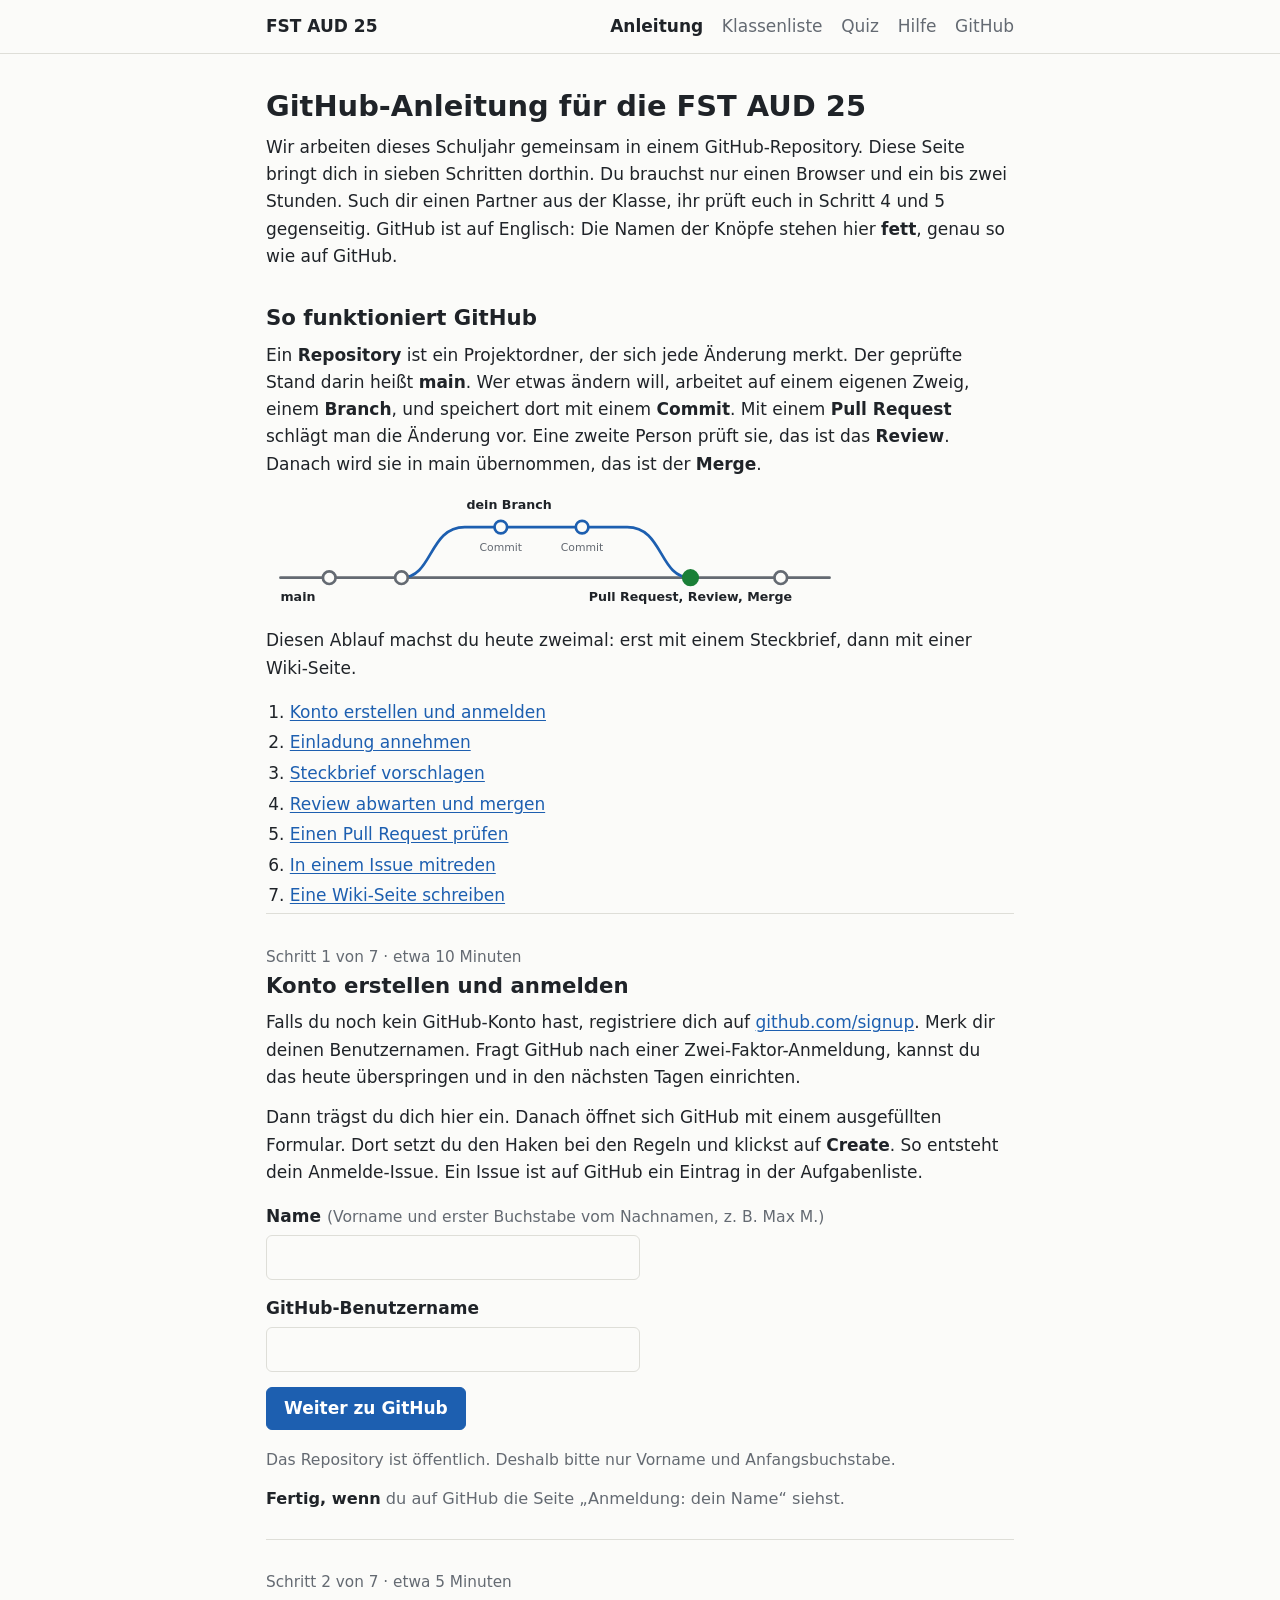
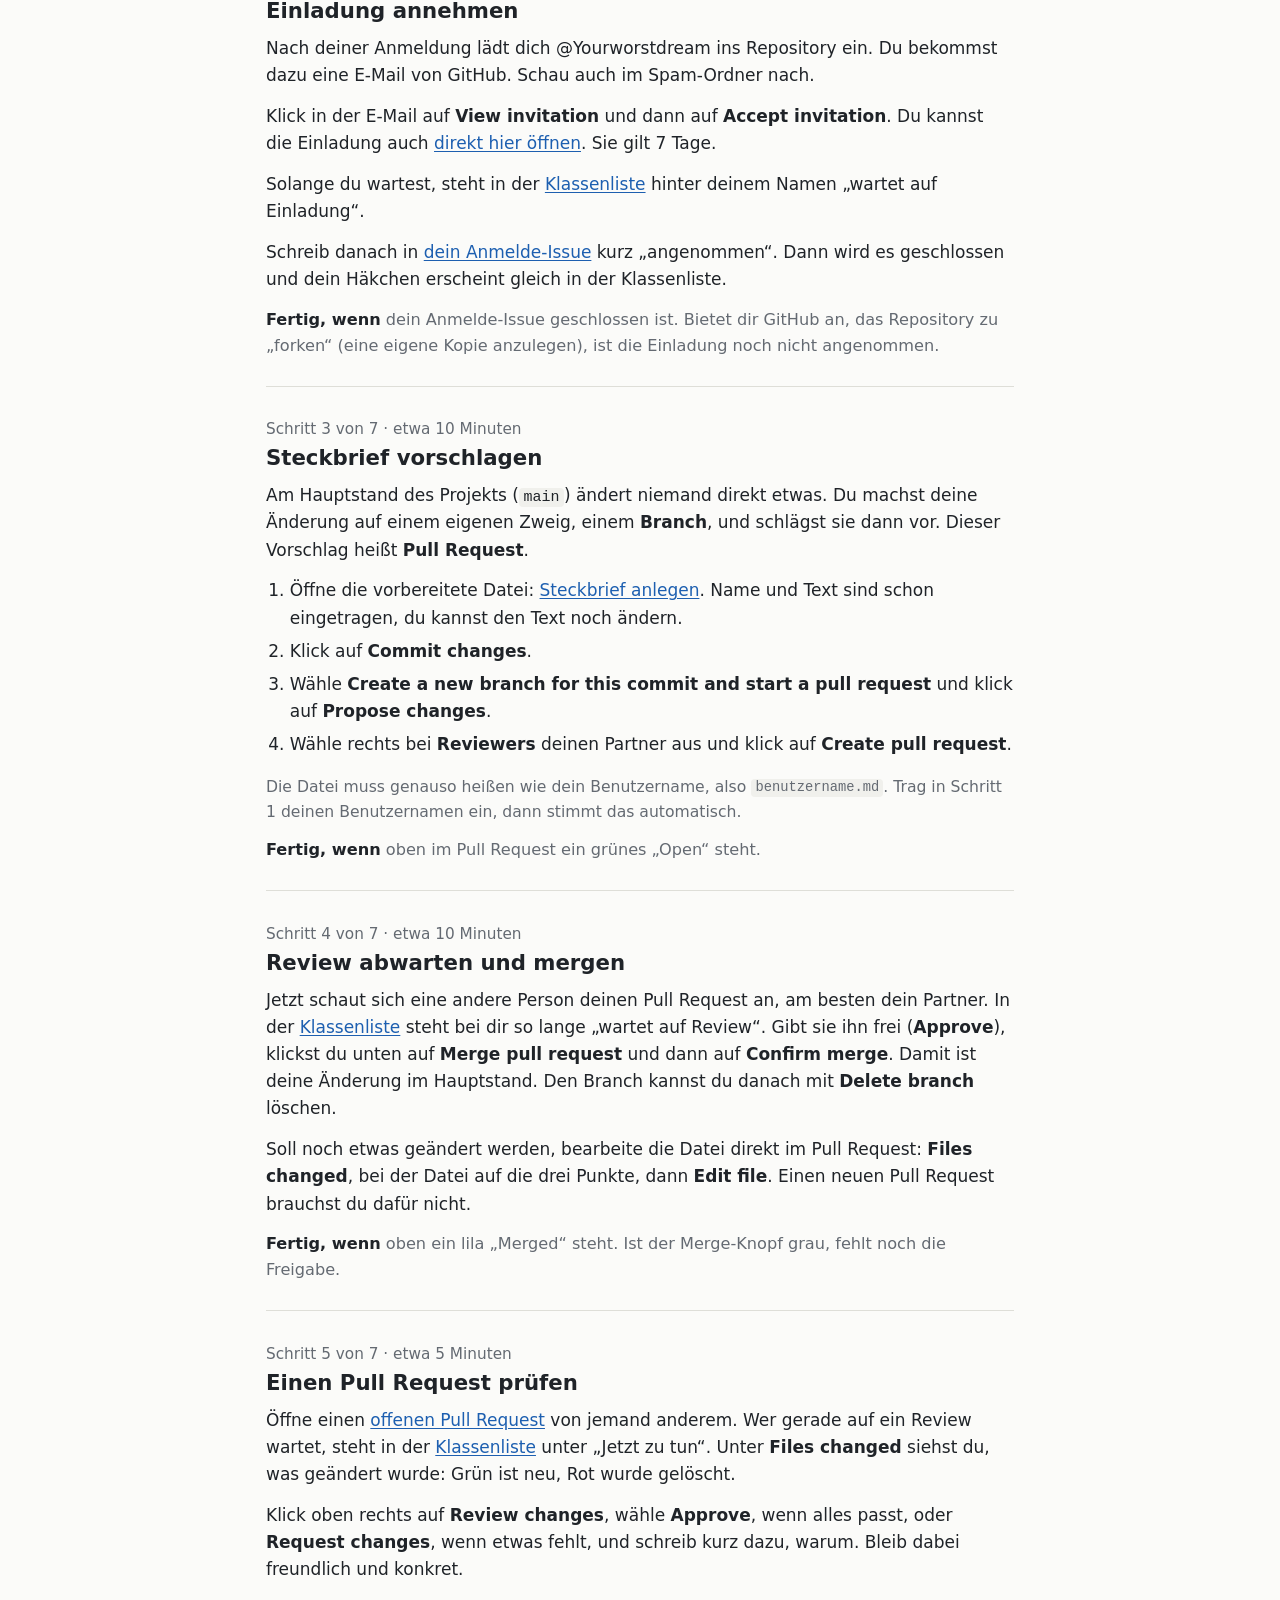
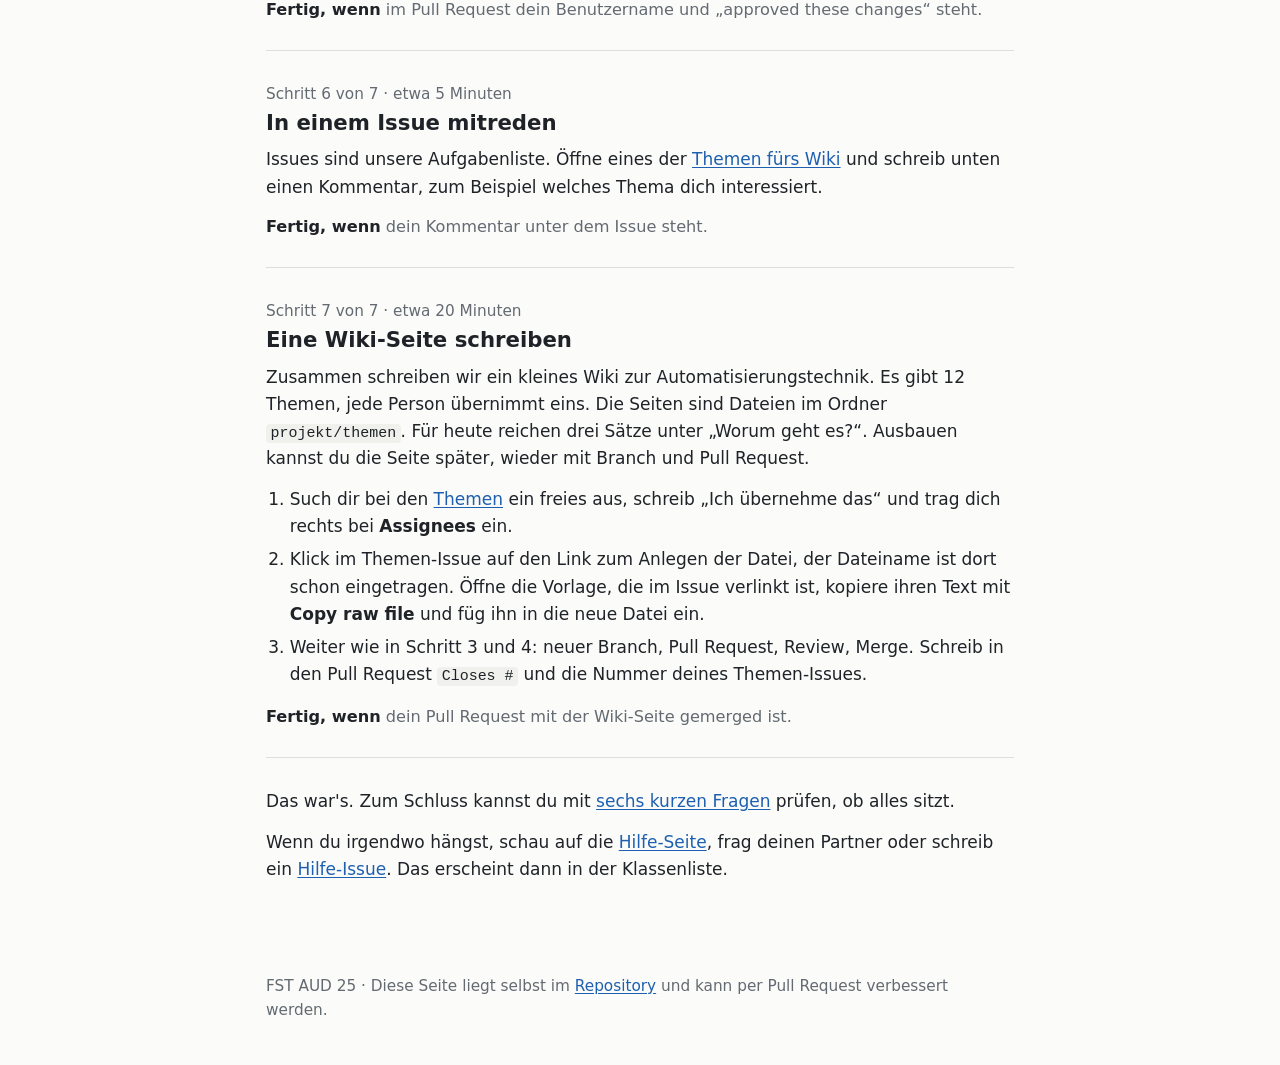
<file: index.html>
<!doctype html>
<html lang="de">
<head>
<meta charset="utf-8">
<meta name="viewport" content="width=device-width, initial-scale=1">
<title>GitHub-Anleitung · FST AUD 25</title>
<meta name="description" content="In sieben Schritten ins gemeinsame GitHub-Repository der FST AUD 25.">
<meta property="og:title" content="GitHub-Anleitung für die FST AUD 25">
<meta property="og:description" content="In sieben Schritten ins gemeinsame GitHub-Repository. Du brauchst nur einen Browser.">
<link rel="icon" href="assets/favicon.svg" type="image/svg+xml">
<link rel="stylesheet" href="assets/style.css">
<script src="assets/common.js" defer></script>
<script src="assets/anleitung.js" defer></script>
</head>
<body>

<header class="kopf">
  <div class="kopf-innen">
    <a class="seitenname" href="./">FST AUD 25</a>
    <nav aria-label="Seiten">
      <a href="./" aria-current="page">Anleitung</a>
      <a href="fortschritt.html">Klassenliste</a>
      <a href="quiz.html">Quiz</a>
      <a href="hilfe.html">Hilfe</a>
      <a href="https://github.com/Yourworstdream/FSTAUD25" data-repo="">GitHub</a>
    </nav>
  </div>
</header>

<main>
  <h1>GitHub-Anleitung für die FST AUD 25</h1>
  <p class="nur-druck druck-kopf"><img src="assets/qr-anleitung.svg" alt="">Online mit allen Links und dem Anmeldeformular:<br>yourworstdream.github.io/FSTAUD25</p>
  <p>Wir arbeiten dieses Schuljahr gemeinsam in einem GitHub-Repository. Diese Seite bringt dich in sieben Schritten dorthin. Du brauchst nur einen Browser und ein bis zwei Stunden. Such dir einen Partner aus der Klasse, ihr prüft euch in Schritt 4 und 5 gegenseitig. GitHub ist auf Englisch: Die Namen der Knöpfe stehen hier <b>fett</b>, genau so wie auf GitHub.</p>

  <h2 class="prinzip-titel">So funktioniert GitHub</h2>
  <p>Ein <b>Repository</b> ist ein Projektordner, der sich jede Änderung merkt. Der geprüfte Stand darin heißt <b>main</b>. Wer etwas ändern will, arbeitet auf einem eigenen Zweig, einem <b>Branch</b>, und speichert dort mit einem <b>Commit</b>. Mit einem <b>Pull Request</b> schlägt man die Änderung vor. Eine zweite Person prüft sie, das ist das <b>Review</b>. Danach wird sie in main übernommen, das ist der <b>Merge</b>.</p>
  <svg class="ablauf" viewBox="0 0 640 132" role="img" aria-label="Von main zweigt ein Branch ab. Darauf liegen zwei Commits. Nach Pull Request und Review führt der Merge den Branch zurück in main.">
    <line x1="16" y1="96" x2="624" y2="96" class="l-main"/>
    <path d="M150 96 C 185 96, 180 40, 220 40 L 400 40 C 440 40, 435 96, 470 96" class="l-branch"/>
    <circle cx="70" cy="96" r="7" class="p-main"/><circle cx="150" cy="96" r="7" class="p-main"/>
    <circle cx="260" cy="40" r="7" class="p-branch"/><circle cx="350" cy="40" r="7" class="p-branch"/>
    <circle cx="470" cy="96" r="8" class="p-merge"/><circle cx="570" cy="96" r="7" class="p-main"/>
    <text x="16" y="122">main</text>
    <text x="222" y="20">dein Branch</text>
    <text x="260" y="66" text-anchor="middle" class="klein">Commit</text>
    <text x="350" y="66" text-anchor="middle" class="klein">Commit</text>
    <text x="470" y="122" text-anchor="middle">Pull Request, Review, Merge</text>
  </svg>
  <p>Diesen Ablauf machst du heute zweimal: erst mit einem Steckbrief, dann mit einer Wiki-Seite.</p>

  <ol class="uebersicht" id="uebersicht">
    <li data-schritt="anmeldung"><a href="#schritt-1">Konto erstellen und anmelden</a></li>
    <li data-schritt="team"><a href="#schritt-2">Einladung annehmen</a></li>
    <li data-schritt="pr"><a href="#schritt-3">Steckbrief vorschlagen</a></li>
    <li data-schritt="merge"><a href="#schritt-4">Review abwarten und mergen</a></li>
    <li data-schritt="review"><a href="#schritt-5">Einen Pull Request prüfen</a></li>
    <li data-schritt="diskussion"><a href="#schritt-6">In einem Issue mitreden</a></li>
    <li data-schritt="projekt"><a href="#schritt-7">Eine Wiki-Seite schreiben</a></li>
  </ol>

  <div class="kasten" id="ich" hidden>
    <p>Du bist als <b>@<span data-ich-login></span></b> eingetragen. <span id="ich-stand"></span></p>
    <p class="leise"><a id="ich-link" href="fortschritt.html">Zur Klassenliste</a> · <a href="#schritt-1" id="ich-aendern">Anderen Namen eintragen</a></p>
  </div>

  <section class="schritt" id="schritt-1">
    <p class="schritt-nr" data-dauer="etwa 10 Minuten">Schritt 1 von 7 · etwa 10 Minuten</p>
    <h2>Konto erstellen und anmelden</h2>
    <p>Falls du noch kein GitHub-Konto hast, registriere dich auf <a href="https://github.com/signup">github.com/signup</a>. Merk dir deinen Benutzernamen. Fragt GitHub nach einer Zwei-Faktor-Anmeldung, kannst du das heute überspringen und in den nächsten Tagen einrichten.</p>
    <p>Dann trägst du dich hier ein. Danach öffnet sich GitHub mit einem ausgefüllten Formular. Dort setzt du den Haken bei den Regeln und klickst auf <b>Create</b>. So entsteht dein Anmelde-Issue. Ein Issue ist auf GitHub ein Eintrag in der Aufgabenliste.</p>

    <p class="nur-druck">Das Formular dazu findest du auf der Online-Seite (QR-Code oben).</p>
    <form class="formular" id="anmelde-form" novalidate>
      <label>Name <span class="leise">(Vorname und erster Buchstabe vom Nachnamen, z.&nbsp;B. Max M.)</span>
        <input id="f-name" required maxlength="40" autocomplete="off">
      </label>
      <label>GitHub-Benutzername
        <input id="f-login" required maxlength="39" autocomplete="off" autocapitalize="off" spellcheck="false">
      </label>
      <p class="meldung" id="f-meldung" aria-live="polite" hidden></p>
      <button class="knopf" type="submit">Weiter zu GitHub</button>
    </form>
    <noscript><p>Ohne JavaScript geht es direkt über das <a href="https://github.com/Yourworstdream/FSTAUD25/issues/new?template=anmeldung.yml">Anmelde-Formular auf GitHub</a>.</p></noscript>

    <div class="kasten" id="anmelde-erfolg" hidden>
      <p>GitHub wurde in einem neuen Tab geöffnet. Setz dort den Haken bei den Regeln und klick auf <b>Create</b>, dann bist du angemeldet. Kein neuer Tab? <a id="anmelde-link" href="#" target="_blank" rel="noopener">Formular hier öffnen</a>.</p>
    </div>
    <p class="leise">Das Repository ist öffentlich. Deshalb bitte nur Vorname und Anfangsbuchstabe.</p>
    <p class="fertig"><b>Fertig, wenn</b> du auf GitHub die Seite „Anmeldung: dein Name“ siehst.</p>
  </section>

  <section class="schritt" id="schritt-2">
    <p class="schritt-nr" data-dauer="etwa 5 Minuten">Schritt 2 von 7 · etwa 5 Minuten</p>
    <h2>Einladung annehmen</h2>
    <p>Nach deiner Anmeldung lädt dich @Yourworstdream ins Repository ein. Du bekommst dazu eine E-Mail von GitHub. Schau auch im Spam-Ordner nach.</p>
    <p>Klick in der E-Mail auf <b>View invitation</b> und dann auf <b>Accept invitation</b>. Du kannst die Einladung auch <a href="https://github.com/Yourworstdream/FSTAUD25/invitations" data-repo="/invitations">direkt hier öffnen</a>. Sie gilt 7 Tage.</p>
    <p>Solange du wartest, steht in der <a href="fortschritt.html">Klassenliste</a> hinter deinem Namen „wartet auf Einladung“.</p>
    <p>Schreib danach in <a id="anmelde-issue-link" href="https://github.com/Yourworstdream/FSTAUD25/issues?q=is%3Aissue+label%3Aanmeldung">dein Anmelde-Issue</a> kurz „angenommen“. Dann wird es geschlossen und dein Häkchen erscheint gleich in der Klassenliste.</p>
    <p class="fertig"><b>Fertig, wenn</b> dein Anmelde-Issue geschlossen ist. Bietet dir GitHub an, das Repository zu „forken“ (eine eigene Kopie anzulegen), ist die Einladung noch nicht angenommen.</p>
  </section>

  <section class="schritt" id="schritt-3">
    <p class="schritt-nr" data-dauer="etwa 10 Minuten">Schritt 3 von 7 · etwa 10 Minuten</p>
    <h2>Steckbrief vorschlagen</h2>
    <p>Am Hauptstand des Projekts (<code>main</code>) ändert niemand direkt etwas. Du machst deine Änderung auf einem eigenen Zweig, einem <b>Branch</b>, und schlägst sie dann vor. Dieser Vorschlag heißt <b>Pull Request</b>.</p>
    <ol>
      <li>Öffne die vorbereitete Datei: <a id="steckbrief-link" href="https://github.com/Yourworstdream/FSTAUD25/new/main/teilnehmer">Steckbrief anlegen</a>. Name und Text sind schon eingetragen, du kannst den Text noch ändern.</li>
      <li>Klick auf <b>Commit changes</b>.</li>
      <li>Wähle <b>Create a new branch for this commit and start a pull request</b> und klick auf <b>Propose changes</b>.</li>
      <li>Wähle rechts bei <b>Reviewers</b> deinen Partner aus und klick auf <b>Create pull request</b>.</li>
    </ol>
    <p class="leise" id="steckbrief-hinweis">Die Datei muss genauso heißen wie dein Benutzername, also <code><span data-ich-login>benutzername</span>.md</code>. Trag in Schritt 1 deinen Benutzernamen ein, dann stimmt das automatisch.</p>
    <p class="fertig"><b>Fertig, wenn</b> oben im Pull Request ein grünes „Open“ steht.</p>
  </section>

  <section class="schritt" id="schritt-4">
    <p class="schritt-nr" data-dauer="etwa 10 Minuten">Schritt 4 von 7 · etwa 10 Minuten</p>
    <h2>Review abwarten und mergen</h2>
    <p>Jetzt schaut sich eine andere Person deinen Pull Request an, am besten dein Partner. In der <a href="fortschritt.html">Klassenliste</a> steht bei dir so lange „wartet auf Review“. Gibt sie ihn frei (<b>Approve</b>), klickst du unten auf <b>Merge pull request</b> und dann auf <b>Confirm merge</b>. Damit ist deine Änderung im Hauptstand. Den Branch kannst du danach mit <b>Delete branch</b> löschen.</p>
    <p>Soll noch etwas geändert werden, bearbeite die Datei direkt im Pull Request: <b>Files changed</b>, bei der Datei auf die drei Punkte, dann <b>Edit file</b>. Einen neuen Pull Request brauchst du dafür nicht.</p>
    <p class="fertig"><b>Fertig, wenn</b> oben ein lila „Merged“ steht. Ist der Merge-Knopf grau, fehlt noch die Freigabe.</p>
  </section>

  <section class="schritt" id="schritt-5">
    <p class="schritt-nr" data-dauer="etwa 5 Minuten">Schritt 5 von 7 · etwa 5 Minuten</p>
    <h2>Einen Pull Request prüfen</h2>
    <p>Öffne einen <a href="https://github.com/Yourworstdream/FSTAUD25/pulls" data-repo="/pulls">offenen Pull Request</a> von jemand anderem. Wer gerade auf ein Review wartet, steht in der <a href="fortschritt.html">Klassenliste</a> unter „Jetzt zu tun“. Unter <b>Files changed</b> siehst du, was geändert wurde: Grün ist neu, Rot wurde gelöscht.</p>
    <p>Klick oben rechts auf <b>Review changes</b>, wähle <b>Approve</b>, wenn alles passt, oder <b>Request changes</b>, wenn etwas fehlt, und schreib kurz dazu, warum. Bleib dabei freundlich und konkret.</p>
    <p class="fertig"><b>Fertig, wenn</b> im Pull Request dein Benutzername und „approved these changes“ steht.</p>
  </section>

  <section class="schritt" id="schritt-6">
    <p class="schritt-nr" data-dauer="etwa 5 Minuten">Schritt 6 von 7 · etwa 5 Minuten</p>
    <h2>In einem Issue mitreden</h2>
    <p>Issues sind unsere Aufgabenliste. Öffne eines der <a href="https://github.com/Yourworstdream/FSTAUD25/issues?q=is%3Aissue+label%3Athema" data-repo="/issues?q=is%3Aissue+label%3Athema">Themen fürs Wiki</a> und schreib unten einen Kommentar, zum Beispiel welches Thema dich interessiert.</p>
    <p class="fertig"><b>Fertig, wenn</b> dein Kommentar unter dem Issue steht.</p>
  </section>

  <section class="schritt" id="schritt-7">
    <p class="schritt-nr" data-dauer="etwa 20 Minuten">Schritt 7 von 7 · etwa 20 Minuten</p>
    <h2>Eine Wiki-Seite schreiben</h2>
    <p>Zusammen schreiben wir ein kleines Wiki zur Automatisierungstechnik. Es gibt 12 Themen, jede Person übernimmt eins. Die Seiten sind Dateien im Ordner <code>projekt/themen</code>. Für heute reichen drei Sätze unter „Worum geht es?“. Ausbauen kannst du die Seite später, wieder mit Branch und Pull Request.</p>
    <ol>
      <li>Such dir bei den <a href="https://github.com/Yourworstdream/FSTAUD25/issues?q=is%3Aissue+is%3Aopen+label%3Athema" data-repo="/issues?q=is%3Aissue+is%3Aopen+label%3Athema">Themen</a> ein freies aus, schreib „Ich übernehme das“ und trag dich rechts bei <b>Assignees</b> ein.</li>
      <li>Klick im Themen-Issue auf den Link zum Anlegen der Datei, der Dateiname ist dort schon eingetragen. Öffne die Vorlage, die im Issue verlinkt ist, kopiere ihren Text mit <b>Copy raw file</b> und füg ihn in die neue Datei ein.</li>
      <li>Weiter wie in Schritt 3 und 4: neuer Branch, Pull Request, Review, Merge. Schreib in den Pull Request <code>Closes #</code> und die Nummer deines Themen-Issues.</li>
    </ol>
    <p class="fertig"><b>Fertig, wenn</b> dein Pull Request mit der Wiki-Seite gemerged ist.</p>
  </section>

  <section class="schritt">
    <p>Das war's. Zum Schluss kannst du mit <a href="quiz.html">sechs kurzen Fragen</a> prüfen, ob alles sitzt.</p>
    <p>Wenn du irgendwo hängst, schau auf die <a href="hilfe.html">Hilfe-Seite</a>, frag deinen Partner oder schreib ein <a href="https://github.com/Yourworstdream/FSTAUD25/issues/new?template=hilfe.yml" data-repo="/issues/new?template=hilfe.yml">Hilfe-Issue</a>. Das erscheint dann in der Klassenliste.</p>
  </section>
</main>

<footer class="fuss">
  FST AUD 25 · Diese Seite liegt selbst im <a href="https://github.com/Yourworstdream/FSTAUD25" data-repo="">Repository</a> und kann per Pull Request verbessert werden.
</footer>

</body>
</html>
</file>
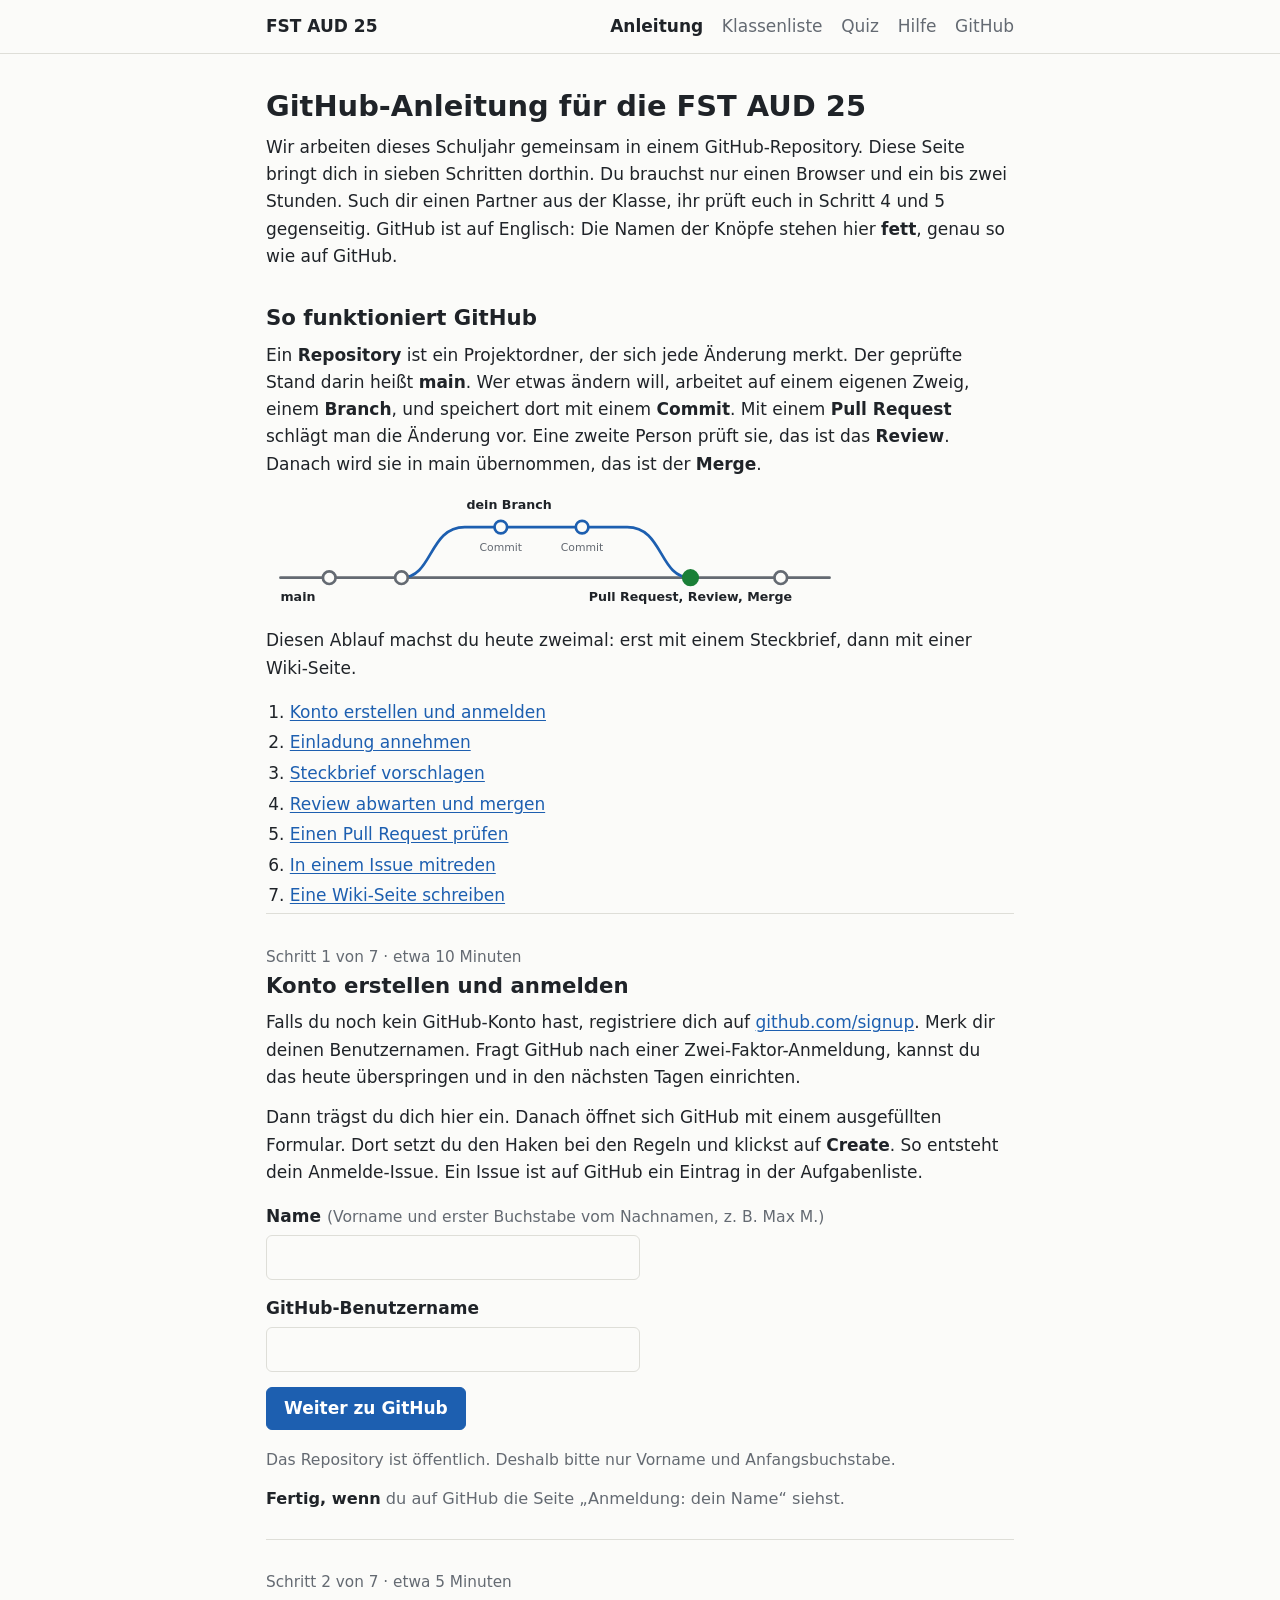
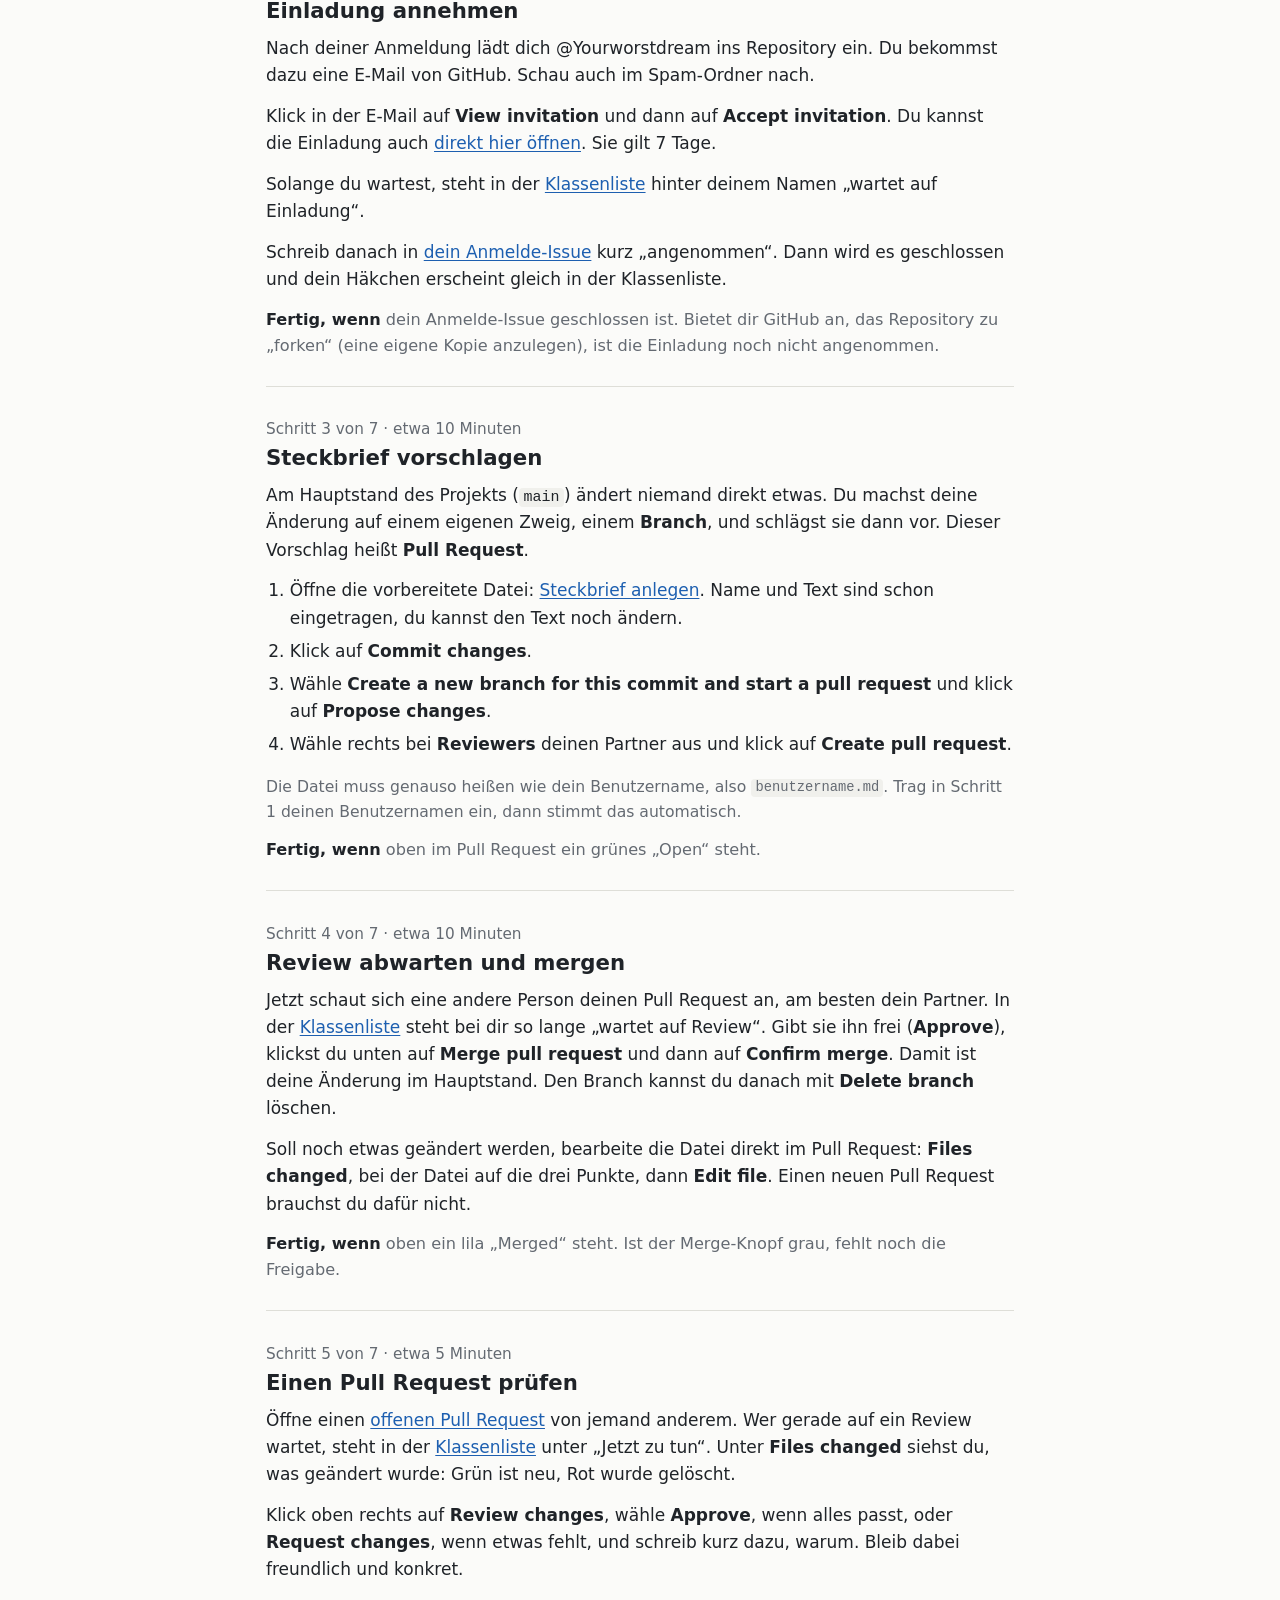
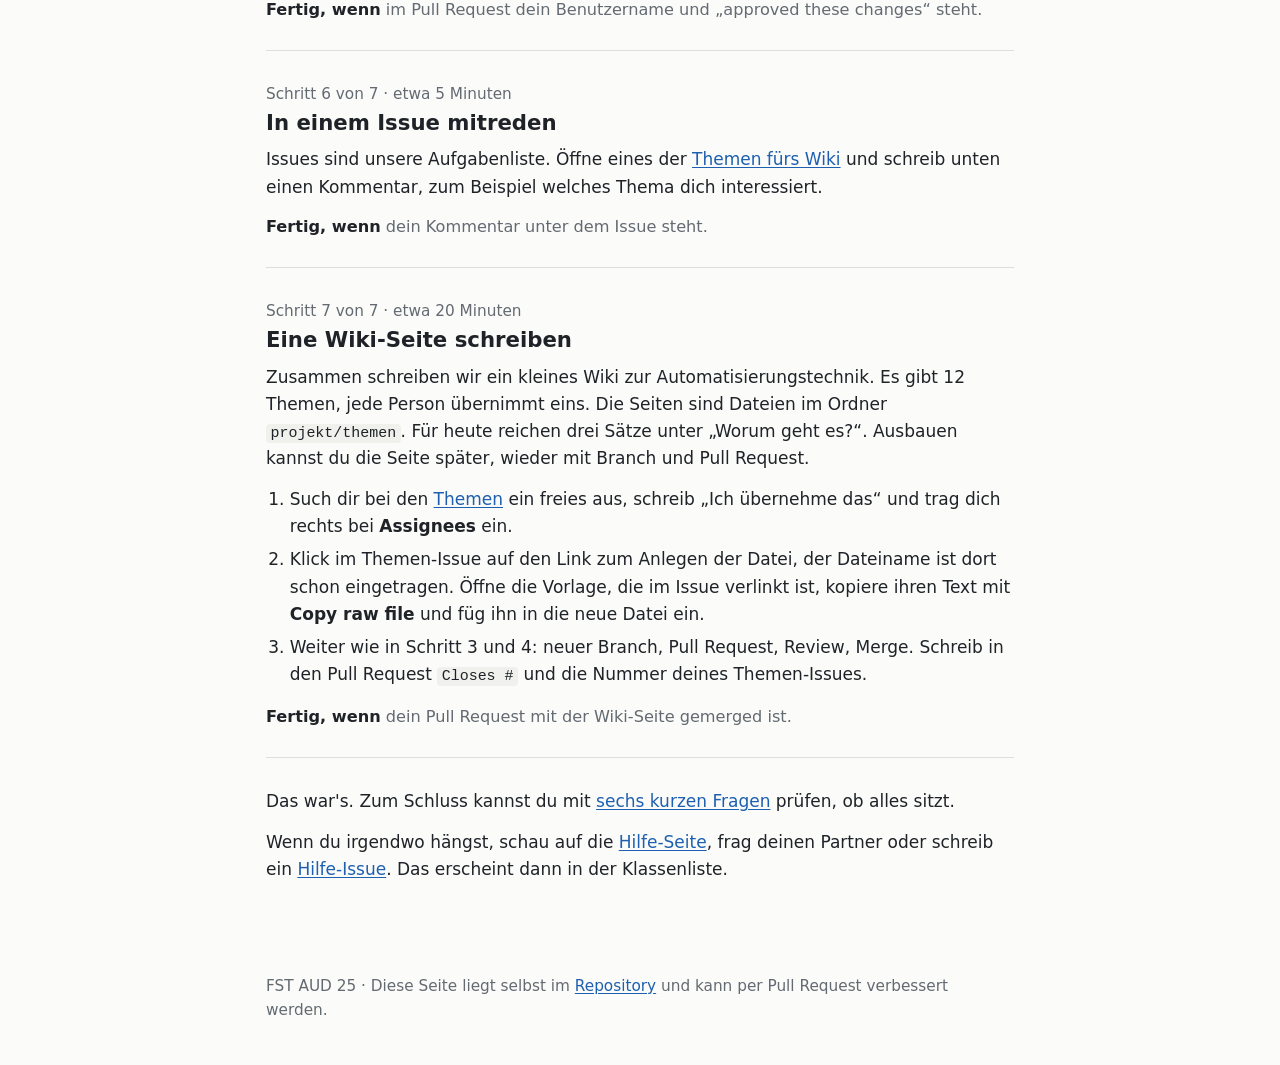
<file: einfach.html>
<!doctype html>
<html lang="de">
<head>
<meta charset="utf-8">
<meta name="viewport" content="width=device-width, initial-scale=1">
<meta http-equiv="refresh" content="0; url=./">
<link rel="canonical" href="./">
<title>Anleitung · FST AUD 25</title>
</head>
<body>
<p>Die Anleitung ist umgezogen: <a href="./">zur Anleitung</a>.</p>
</body>
</html>
</file>
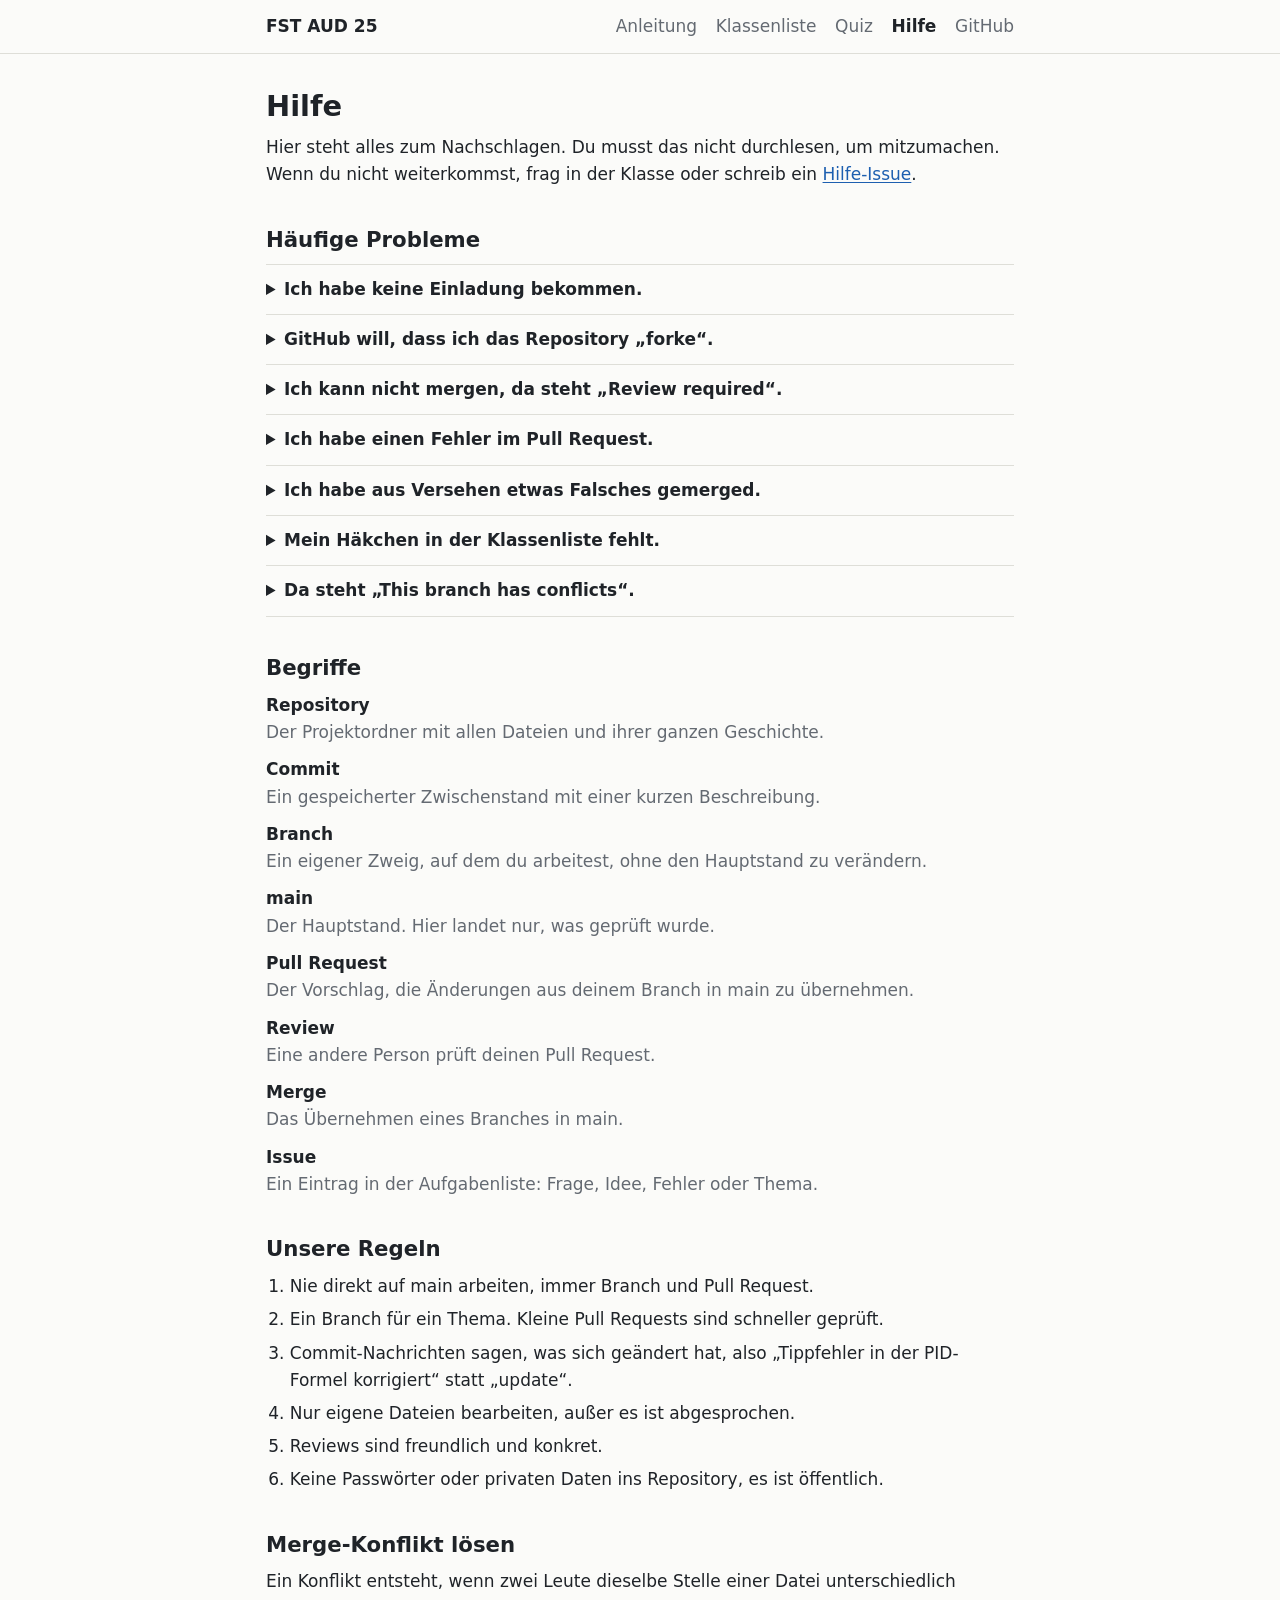
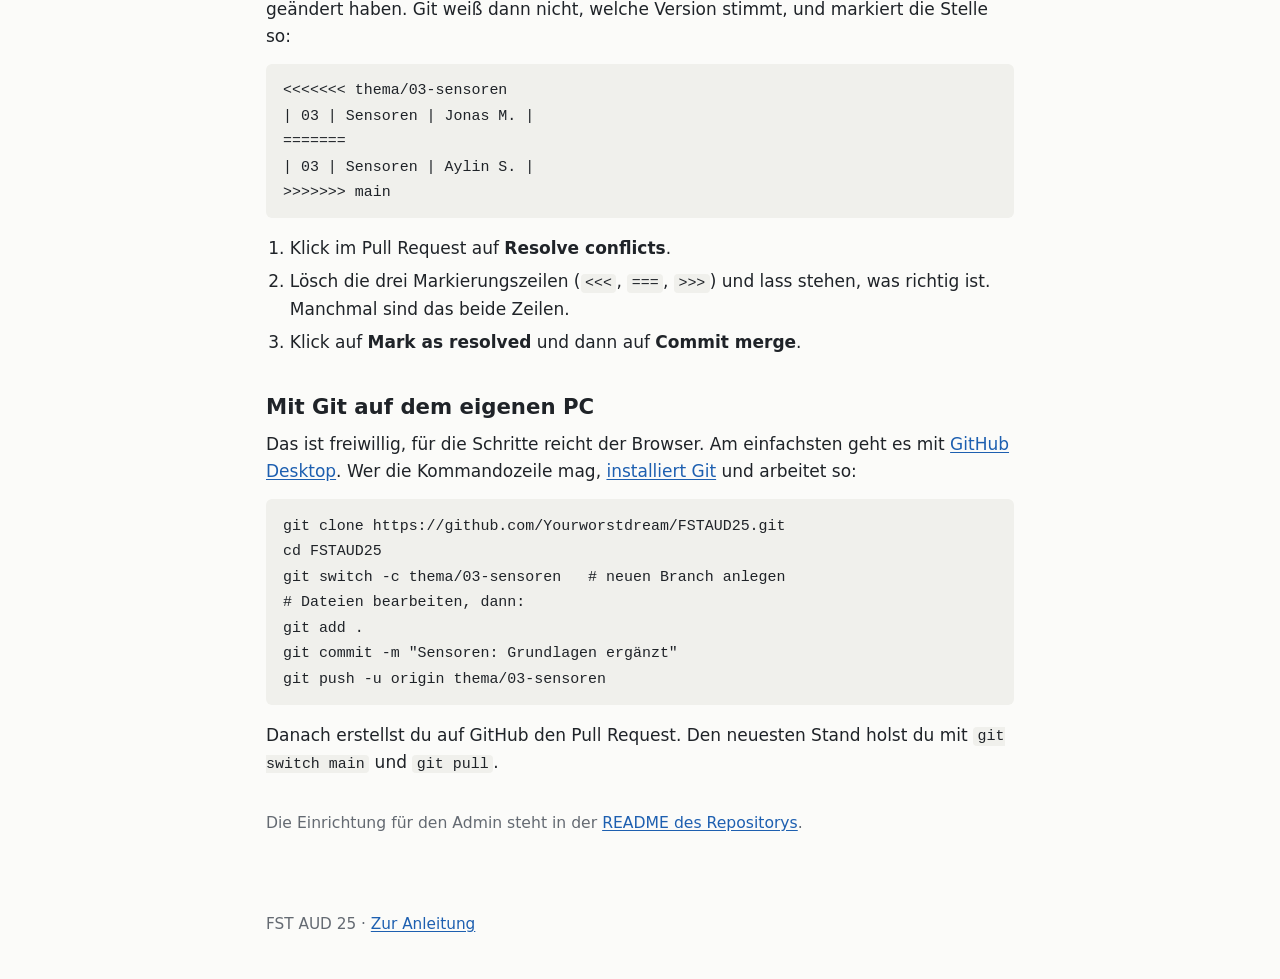
<file: hilfe.html>
<!doctype html>
<html lang="de">
<head>
<meta charset="utf-8">
<meta name="viewport" content="width=device-width, initial-scale=1">
<title>Hilfe · FST AUD 25</title>
<meta name="description" content="Häufige Probleme, Begriffe und Regeln für das GitHub-Repository der FST AUD 25.">
<link rel="icon" href="assets/favicon.svg" type="image/svg+xml">
<link rel="stylesheet" href="assets/style.css">
<script src="assets/common.js" defer></script>
</head>
<body>

<header class="kopf">
  <div class="kopf-innen">
    <a class="seitenname" href="./">FST AUD 25</a>
    <nav aria-label="Seiten">
      <a href="./">Anleitung</a>
      <a href="fortschritt.html">Klassenliste</a>
      <a href="quiz.html">Quiz</a>
      <a href="hilfe.html" aria-current="page">Hilfe</a>
      <a href="https://github.com/Yourworstdream/FSTAUD25" data-repo="">GitHub</a>
    </nav>
  </div>
</header>

<main>
  <h1>Hilfe</h1>
  <p>Hier steht alles zum Nachschlagen. Du musst das nicht durchlesen, um mitzumachen. Wenn du nicht weiterkommst, frag in der Klasse oder schreib ein <a href="https://github.com/Yourworstdream/FSTAUD25/issues/new?template=hilfe.yml" data-repo="/issues/new?template=hilfe.yml">Hilfe-Issue</a>.</p>

  <h2>Häufige Probleme</h2>
  <details>
    <summary>Ich habe keine Einladung bekommen.</summary>
    <p>Schau im Spam-Ordner nach oder öffne direkt die <a href="https://github.com/Yourworstdream/FSTAUD25/invitations" data-repo="/invitations">Einladungsseite</a>. Steht dort nichts, wurdest du noch nicht eingeladen. Prüf dann, ob deine Anmeldung bei den <a href="https://github.com/Yourworstdream/FSTAUD25/issues?q=label%3Aanmeldung" data-repo="/issues?q=label%3Aanmeldung">Anmeldungen</a> auftaucht.</p>
  </details>
  <details>
    <summary>GitHub will, dass ich das Repository „forke“.</summary>
    <p>Dann hast du die Einladung noch nicht angenommen (Schritt 2). Nicht forken, sondern erst die Einladung annehmen und die Seite neu laden.</p>
  </details>
  <details>
    <summary>Ich kann nicht mergen, da steht „Review required“.</summary>
    <p>Das ist so gewollt. Erst muss eine andere Person deinen Pull Request mit <b>Approve</b> freigeben.</p>
  </details>
  <details>
    <summary>Ich habe einen Fehler im Pull Request.</summary>
    <p>Kein Problem. Öffne im Pull Request <b>Files changed</b>, klick bei der Datei auf die drei Punkte und dann auf <b>Edit file</b>. Speicher die Änderung im selben Branch. Der Pull Request aktualisiert sich von selbst.</p>
  </details>
  <details>
    <summary>Ich habe aus Versehen etwas Falsches gemerged.</summary>
    <p>Bei Git geht nichts verloren. Im gemergten Pull Request gibt es unten den Knopf <b>Revert</b>. Er erstellt einen neuen Pull Request, der die Änderung rückgängig macht.</p>
  </details>
  <details>
    <summary>Mein Häkchen in der Klassenliste fehlt.</summary>
    <p>Die Liste aktualisiert sich etwa eine Minute nach jeder Aktion auf GitHub. Das Annehmen der Einladung meldet GitHub nicht von selbst. Schreib deshalb in dein Anmelde-Issue „angenommen“, dann kommt das Häkchen sofort. Sonst erscheint es spätestens mit deinem ersten Pull Request. Prüf außerdem, ob deine Steckbrief-Datei genauso heißt wie dein Benutzername.</p>
  </details>
  <details>
    <summary>Da steht „This branch has conflicts“.</summary>
    <p>Siehe <a href="#konflikt">Merge-Konflikt lösen</a> weiter unten.</p>
  </details>

  <h2 id="begriffe">Begriffe</h2>
  <dl class="begriffe">
    <dt>Repository</dt><dd>Der Projektordner mit allen Dateien und ihrer ganzen Geschichte.</dd>
    <dt>Commit</dt><dd>Ein gespeicherter Zwischenstand mit einer kurzen Beschreibung.</dd>
    <dt>Branch</dt><dd>Ein eigener Zweig, auf dem du arbeitest, ohne den Hauptstand zu verändern.</dd>
    <dt>main</dt><dd>Der Hauptstand. Hier landet nur, was geprüft wurde.</dd>
    <dt>Pull Request</dt><dd>Der Vorschlag, die Änderungen aus deinem Branch in main zu übernehmen.</dd>
    <dt>Review</dt><dd>Eine andere Person prüft deinen Pull Request.</dd>
    <dt>Merge</dt><dd>Das Übernehmen eines Branches in main.</dd>
    <dt>Issue</dt><dd>Ein Eintrag in der Aufgabenliste: Frage, Idee, Fehler oder Thema.</dd>
  </dl>

  <h2>Unsere Regeln</h2>
  <ol>
    <li>Nie direkt auf main arbeiten, immer Branch und Pull Request.</li>
    <li>Ein Branch für ein Thema. Kleine Pull Requests sind schneller geprüft.</li>
    <li>Commit-Nachrichten sagen, was sich geändert hat, also „Tippfehler in der PID-Formel korrigiert“ statt „update“.</li>
    <li>Nur eigene Dateien bearbeiten, außer es ist abgesprochen.</li>
    <li>Reviews sind freundlich und konkret.</li>
    <li>Keine Passwörter oder privaten Daten ins Repository, es ist öffentlich.</li>
  </ol>

  <h2 id="konflikt">Merge-Konflikt lösen</h2>
  <p>Ein Konflikt entsteht, wenn zwei Leute dieselbe Stelle einer Datei unterschiedlich geändert haben. Git weiß dann nicht, welche Version stimmt, und markiert die Stelle so:</p>
  <pre><code>&lt;&lt;&lt;&lt;&lt;&lt;&lt; thema/03-sensoren
| 03 | Sensoren | Jonas M. |
=======
| 03 | Sensoren | Aylin S. |
&gt;&gt;&gt;&gt;&gt;&gt;&gt; main</code></pre>
  <ol>
    <li>Klick im Pull Request auf <b>Resolve conflicts</b>.</li>
    <li>Lösch die drei Markierungszeilen (<code>&lt;&lt;&lt;</code>, <code>===</code>, <code>&gt;&gt;&gt;</code>) und lass stehen, was richtig ist. Manchmal sind das beide Zeilen.</li>
    <li>Klick auf <b>Mark as resolved</b> und dann auf <b>Commit merge</b>.</li>
  </ol>

  <h2>Mit Git auf dem eigenen PC</h2>
  <p>Das ist freiwillig, für die Schritte reicht der Browser. Am einfachsten geht es mit <a href="https://desktop.github.com/">GitHub Desktop</a>. Wer die Kommandozeile mag, <a href="https://git-scm.com/downloads">installiert Git</a> und arbeitet so:</p>
  <pre><code>git clone https://github.com/Yourworstdream/FSTAUD25.git
cd FSTAUD25
git switch -c thema/03-sensoren   # neuen Branch anlegen
# Dateien bearbeiten, dann:
git add .
git commit -m "Sensoren: Grundlagen ergänzt"
git push -u origin thema/03-sensoren</code></pre>
  <p>Danach erstellst du auf GitHub den Pull Request. Den neuesten Stand holst du mit <code>git switch main</code> und <code>git pull</code>.</p>

  <p class="leise abstand">Die Einrichtung für den Admin steht in der <a href="https://github.com/Yourworstdream/FSTAUD25#readme" data-repo="#readme">README des Repositorys</a>.</p>
</main>

<footer class="fuss">
  FST AUD 25 · <a href="./">Zur Anleitung</a>
</footer>

</body>
</html>
</file>
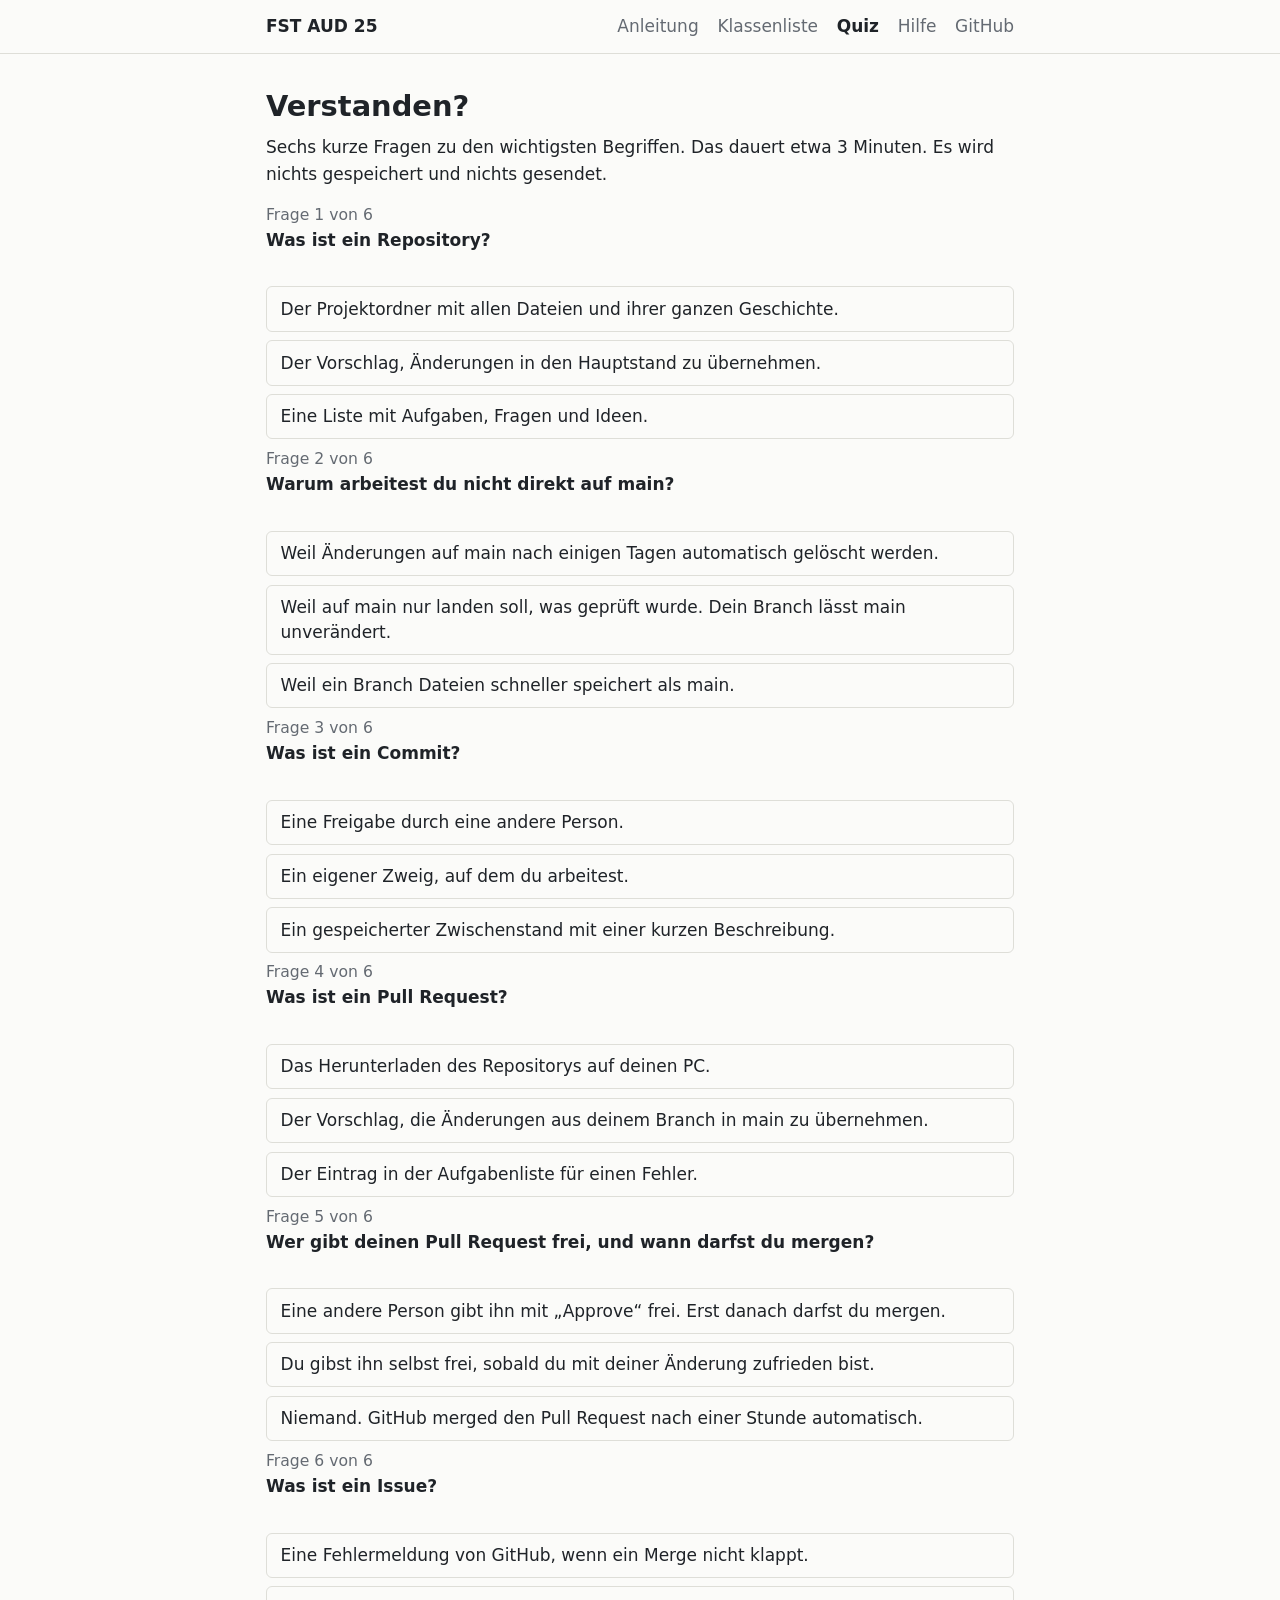
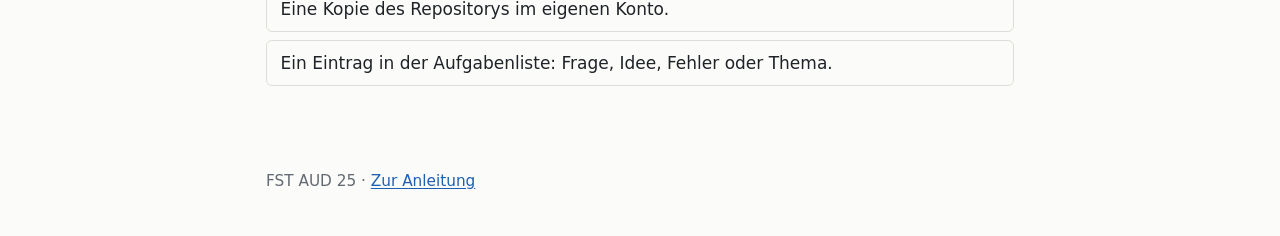
<file: quiz.html>
<!doctype html>
<html lang="de">
<head>
<meta charset="utf-8">
<meta name="viewport" content="width=device-width, initial-scale=1">
<title>Quiz · FST AUD 25</title>
<meta name="description" content="Sechs kurze Fragen zu den wichtigsten GitHub-Begriffen der FST AUD 25.">
<link rel="icon" href="assets/favicon.svg" type="image/svg+xml">
<link rel="stylesheet" href="assets/style.css">
<link rel="stylesheet" href="assets/quiz.css">
<script src="assets/common.js" defer></script>
<script src="assets/quiz.js" defer></script>
</head>
<body>

<header class="kopf">
  <div class="kopf-innen">
    <a class="seitenname" href="./">FST AUD 25</a>
    <nav aria-label="Seiten">
      <a href="./">Anleitung</a>
      <a href="fortschritt.html">Klassenliste</a>
      <a href="quiz.html" aria-current="page">Quiz</a>
      <a href="hilfe.html">Hilfe</a>
      <a href="https://github.com/Yourworstdream/FSTAUD25" data-repo="">GitHub</a>
    </nav>
  </div>
</header>

<main>
  <h1>Verstanden?</h1>
  <p>Sechs kurze Fragen zu den wichtigsten Begriffen. Das dauert etwa 3 Minuten. Es wird nichts gespeichert und nichts gesendet.</p>

  <form id="quiz" onsubmit="return false"></form>

  <div id="ergebnis" class="ergebnis" aria-live="polite"></div>
  <p><button type="button" class="knopf leicht" id="nochmal" hidden>Noch einmal</button></p>

  <noscript><p>Für das Quiz braucht die Seite JavaScript. Die Begriffe stehen auch in der <a href="hilfe.html">Hilfe</a>.</p></noscript>
</main>

<footer class="fuss">
  FST AUD 25 · <a href="./">Zur Anleitung</a>
</footer>

</body>
</html>
</file>
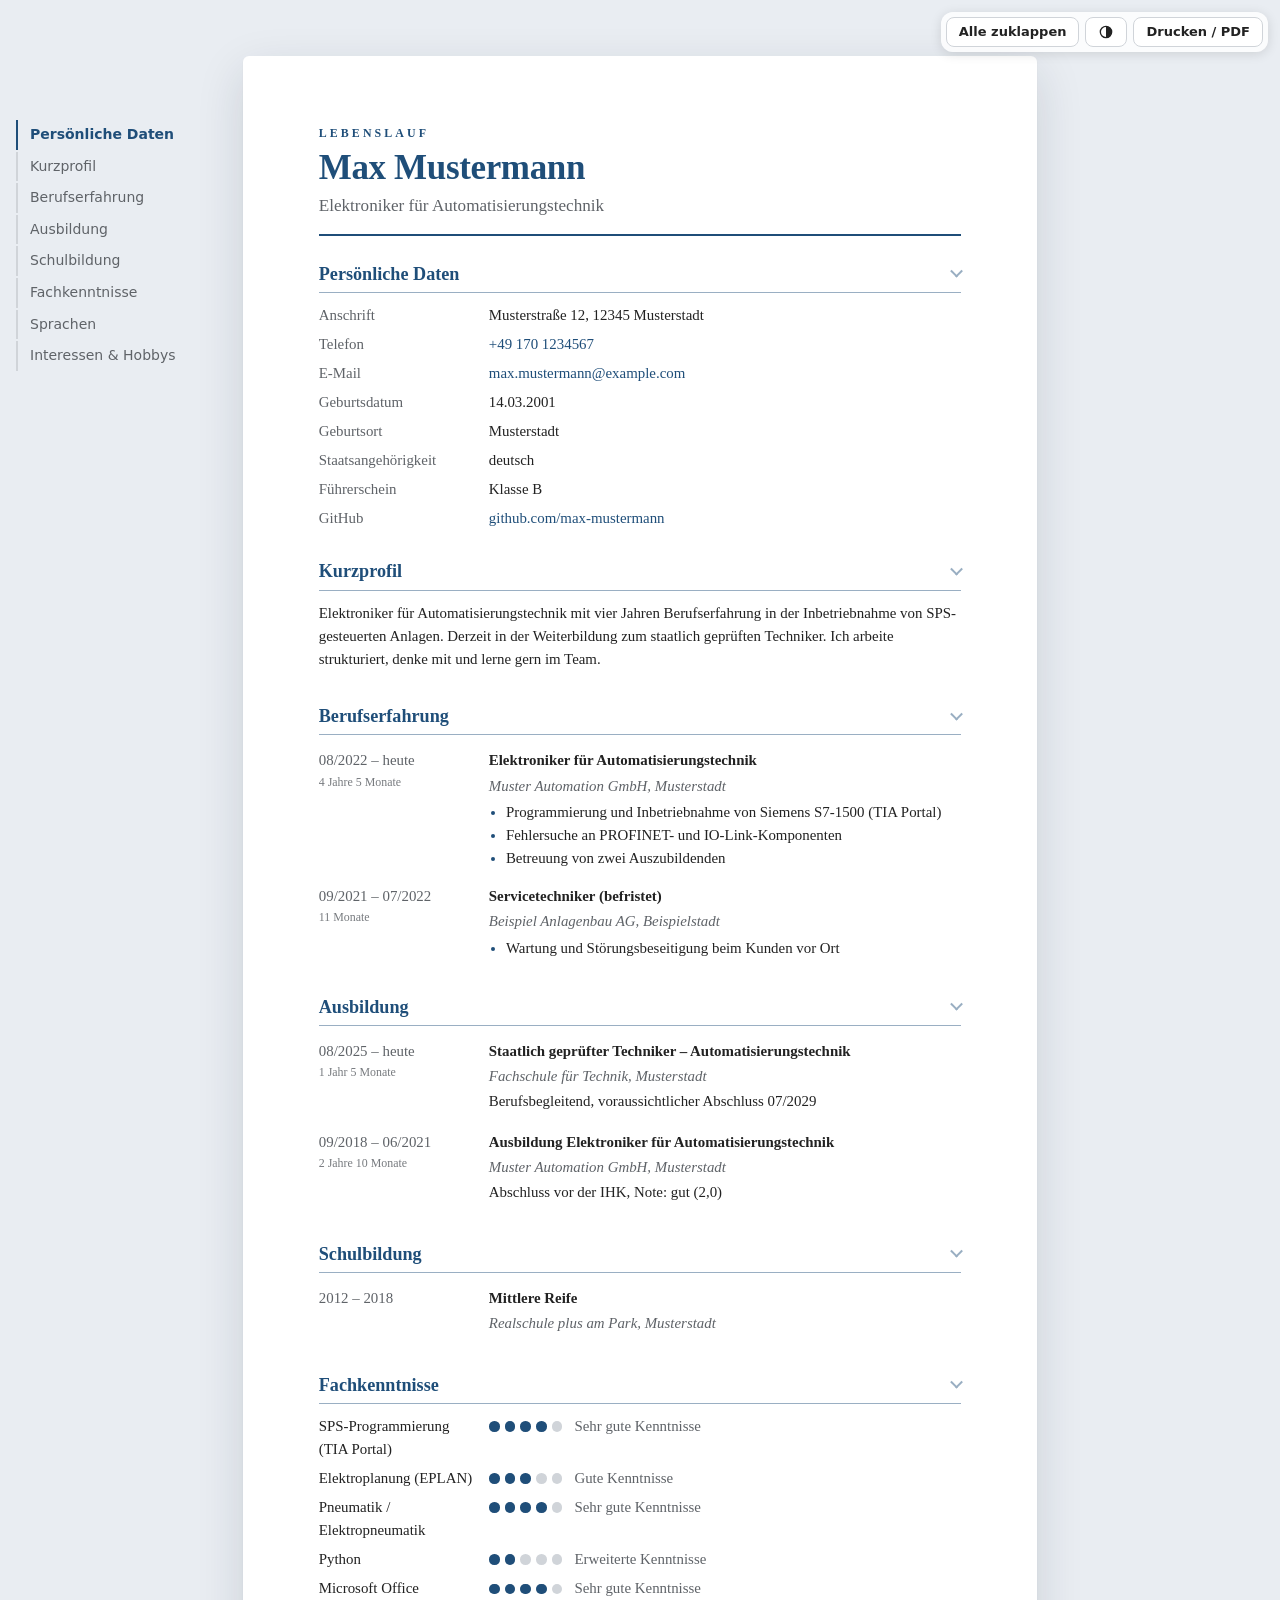
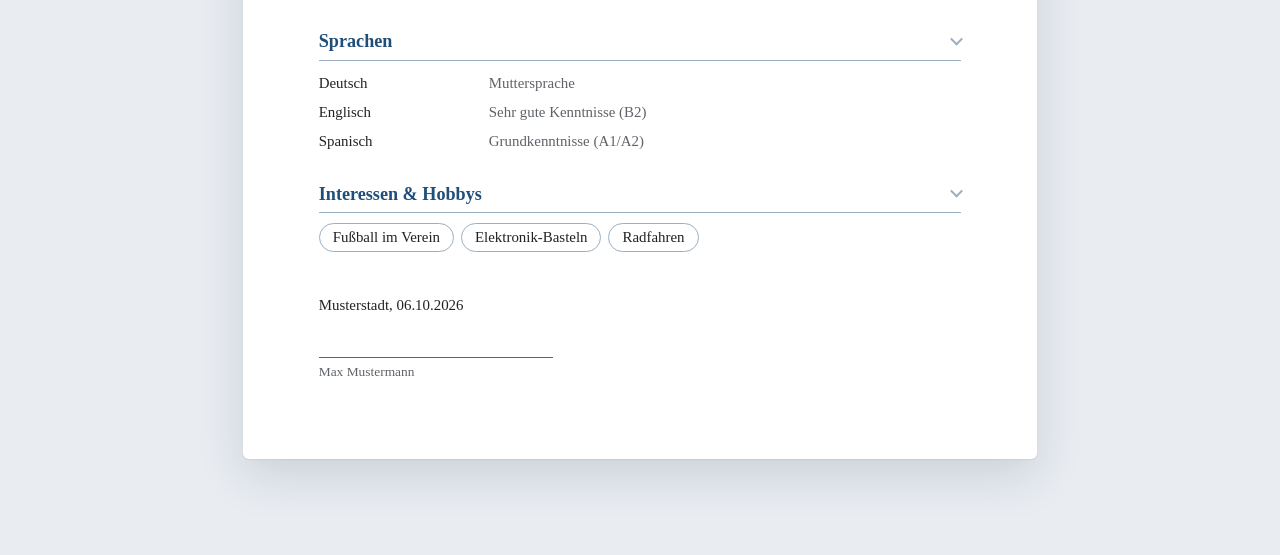
<file: lebenslauf/beispiel/Lebenslauf_Max_Mustermann.html>
<!doctype html>
<html lang="de">
<head>
<meta charset="utf-8">
<meta name="viewport" content="width=device-width, initial-scale=1">
<title>Lebenslauf – Max Mustermann</title>
<meta name="description" content="Lebenslauf von Max Mustermann, Elektroniker für Automatisierungstechnik">
<meta name="generator" content="Lebenslauf-Generator">
<script>document.documentElement.classList.add('js');try{var t=localStorage.getItem('lebenslauf.thema');if(t==='dunkel'||(!t&&matchMedia('(prefers-color-scheme: dark)').matches))document.documentElement.dataset.thema='dunkel'}catch(e){}</script>
<script type="application/ld+json">{"@context": "https://schema.org", "@type": "Person", "name": "Max Mustermann", "jobTitle": "Elektroniker für Automatisierungstechnik", "telephone": "+49 170 1234567", "email": "max.mustermann@example.com", "sameAs": ["https://github.com/max-mustermann"]}</script>
<style>
:root{--akzent:#1F4E79;--akzent-weich:#EDF1F4;--akzent-linie:#9AAFC3;--schrift:Georgia, 'Times New Roman', serif;--basis:14.9px;--basis-druck:10.5pt;--spalte:42mm}
:root[data-thema="dunkel"]{--akzent:#849EB5;--akzent-weich:#252D37;--akzent-linie:#475665}
@media print{:root[data-thema="dunkel"]{--akzent:#1F4E79;--akzent-weich:#EDF1F4;--akzent-linie:#9AAFC3}}

:root{--text:#222;--grau:#5f6368;--linie:#d0d4d9;--papier:#fff;--grund:#e9edf2;
  --schatten:0 1px 2px rgb(0 0 0/.06),0 16px 48px rgb(20 35 60/.14);color-scheme:light}
:root[data-thema="dunkel"]{--text:#e6e9ed;--grau:#a2abb6;--linie:#3a4450;--papier:#151b23;--grund:#0b0f14;
  --schatten:0 16px 48px rgb(0 0 0/.55);color-scheme:dark}
*{box-sizing:border-box}
html{scroll-behavior:smooth}
body{margin:0;background:var(--grund);color:var(--text);font:var(--basis)/1.55 var(--schrift);
  -webkit-font-smoothing:antialiased;transition:background-color .35s,color .35s}
.blatt{position:relative;max-width:210mm;margin:56px auto 96px;padding:18mm 20mm 20mm;background:var(--papier);
  box-shadow:var(--schatten);border-radius:6px;transition:background-color .35s}
.kopf{display:flex;align-items:center;justify-content:space-between;gap:24px;padding-bottom:14px;
  border-bottom:2px solid var(--akzent);margin-bottom:4px}
.ueberschrift{margin:0 0 6px;font-size:.8em;font-weight:700;letter-spacing:.26em;text-transform:uppercase;color:var(--akzent)}
h1{margin:0;font-size:2.35em;line-height:1.1;color:var(--akzent);letter-spacing:-.01em}
.beruf{margin:.35em 0 0;font-size:1.15em;color:var(--grau)}
.foto{flex:none;width:35mm;height:45mm;object-fit:cover;object-position:50% 30%;border-radius:4px;
  box-shadow:0 4px 14px rgb(0 0 0/.16);transition:transform .45s cubic-bezier(.2,.8,.2,1),box-shadow .45s}
.foto.rund{width:38mm;height:38mm;border-radius:50%}
.foto:hover{transform:scale(1.04) rotate(-1.2deg);box-shadow:0 12px 30px rgb(0 0 0/.25)}
.abschnitt{margin-top:22px}
.abschnitt h2{margin:0 0 8px;font-size:1.22em}
.abschnitt-knopf{all:unset;box-sizing:border-box;display:flex;width:100%;align-items:center;justify-content:space-between;
  gap:12px;padding:2px 0 4px;border-bottom:1px solid var(--akzent-linie);color:var(--akzent);font-weight:700;cursor:pointer}
.abschnitt-knopf:focus-visible{outline:2px solid var(--akzent);outline-offset:4px;border-radius:2px}
.pfeil{flex:none;width:.5em;height:.5em;border-right:2px solid currentColor;border-bottom:2px solid currentColor;
  transform:translateY(-25%) rotate(45deg);transition:transform .3s,opacity .2s;opacity:.45}
.abschnitt-knopf:hover .pfeil{opacity:1}
.zu .pfeil{transform:rotate(-45deg)}
.abschnitt-inhalt{display:grid;grid-template-rows:1fr;transition:grid-template-rows .4s ease}
.zu .abschnitt-inhalt{grid-template-rows:0fr}
.innen{min-height:0;overflow:hidden;padding:0 8px;margin:0 -8px}
.zeile{display:grid;grid-template-columns:var(--spalte) 1fr;column-gap:3mm;padding:3px 8px;margin:0 -8px;
  border-radius:6px;transition:background-color .2s}
.feld:hover,.kenntnis:hover{background:var(--akzent-weich)}
.eintrag{position:relative;padding-top:6px;padding-bottom:9px}
.eintrag::before{content:"";position:absolute;left:0;top:9px;bottom:9px;width:3px;border-radius:3px;
  background:var(--akzent);transform:scaleY(0);transition:transform .25s}
.eintrag:hover{background:var(--akzent-weich)}
.eintrag:hover::before{transform:scaleY(1)}
.links{color:var(--grau)}
.kenntnis .name{color:var(--text)}
.dauer{display:block;font-size:.8em;opacity:.85}
.dauer:empty{display:none}
.eintrag h3{margin:0;font-size:1em}
.unterzeile{margin:0;color:var(--grau);font-style:italic}
.rechts p{margin:.15em 0}
.rechts ul{margin:.2em 0 0;padding-left:1.15em}
.rechts li::marker,.aufzaehlung li::marker{color:var(--akzent)}
.fliesstext{margin:.2em 0 .5em;max-width:62em}
a{color:var(--akzent);text-decoration:none;background:linear-gradient(currentColor,currentColor) 0 100%/0 1px no-repeat;
  transition:background-size .25s}
a:hover,a:focus-visible{background-size:100% 1px}
.kopieren{margin-left:6px;padding:0 6px;border:1px solid var(--linie);border-radius:6px;background:var(--papier);
  color:var(--grau);font:inherit;font-size:.85em;line-height:1.5;cursor:pointer;opacity:0;transition:opacity .2s,color .2s,border-color .2s}
.feld:hover .kopieren,.kopieren:focus-visible{opacity:1}
.kopieren:hover{color:var(--akzent);border-color:var(--akzent)}
@media (hover:none){.kopieren{opacity:1}}
.punkte{display:inline-flex;gap:5px;margin-right:12px;vertical-align:-1px}
.punkte i{position:relative;width:.72em;height:.72em;border-radius:50%;background:var(--linie)}
.punkte i.an::after{content:"";position:absolute;inset:0;border-radius:50%;background:var(--akzent);
  transition:transform .4s cubic-bezier(.3,1.6,.5,1) calc(var(--i) * 90ms + 120ms)}
.js .kenntnis:not(.sichtbar) .punkte i.an::after{transform:scale(0)}
.stufe{color:var(--grau)}
.tags{list-style:none;margin:2px 0 0;padding:0;display:flex;flex-wrap:wrap;gap:7px}
.tags li{padding:2px 13px;border:1px solid var(--akzent-linie);border-radius:999px;cursor:default;
  transition:background-color .2s,color .2s,transform .2s}
.tags li:hover{background:var(--akzent);border-color:var(--akzent);color:var(--papier);transform:translateY(-2px)}
.aufzaehlung{margin:.2em 0;padding-left:1.15em}
.unterschrift{margin-top:42px}
.unterschrift p{margin:0}
.unterschrift .linie{width:62mm;border-bottom:1px solid var(--grau);margin:40px 0 4px}
.unterschrift .name{color:var(--grau);font-size:.9em}
.js .erscheinen{opacity:0;transform:translateY(14px);transition:opacity .6s ease,transform .6s cubic-bezier(.2,.8,.2,1)}
.js .erscheinen.sichtbar{opacity:1;transform:none}
.ohne-animation .erscheinen,.ohne-animation .punkte i.an::after{transition:none!important}
.fortschritt{position:fixed;inset:0 0 auto;height:3px;z-index:20}
.fortschritt span{display:block;height:100%;width:0;background:var(--akzent)}
.werkzeuge{position:fixed;top:12px;right:12px;z-index:20;display:flex;gap:6px;padding:5px;border-radius:12px;
  background:color-mix(in srgb,var(--papier) 82%,transparent);backdrop-filter:blur(10px);-webkit-backdrop-filter:blur(10px);
  box-shadow:0 2px 12px rgb(0 0 0/.12)}
.werkzeuge button,.nach-oben{display:inline-flex;align-items:center;justify-content:center;border:1px solid var(--linie);background:var(--papier);color:var(--text);border-radius:8px;
  padding:5px 12px;font:600 13px/1.4 system-ui,-apple-system,"Segoe UI",sans-serif;cursor:pointer;transition:border-color .2s,color .2s}
.werkzeuge button:hover,.nach-oben:hover{border-color:var(--akzent);color:var(--akzent)}
.nach-oben{position:fixed;right:18px;bottom:18px;z-index:20;width:42px;height:42px;padding:0;border-radius:50%;font-size:18px;
  box-shadow:0 2px 12px rgb(0 0 0/.15);opacity:0;pointer-events:none;transform:translateY(10px);transition:opacity .3s,transform .3s}
.nach-oben.da{opacity:1;pointer-events:auto;transform:none}
.inhaltsnav{display:none}
@media (min-width:1200px){
  .inhaltsnav{display:flex;flex-direction:column;gap:2px;position:fixed;top:120px;width:190px;
    left:max(16px,calc(50% - 105mm - 230px));font:14px/1.4 system-ui,-apple-system,"Segoe UI",sans-serif}
  .inhaltsnav a{padding:5px 12px;border-left:2px solid var(--linie);color:var(--grau);background:none;transition:color .2s,border-color .2s}
  .inhaltsnav a:hover{color:var(--text)}
  .inhaltsnav a.aktiv{color:var(--akzent);border-color:var(--akzent);font-weight:600}
}
.toast{position:fixed;left:50%;bottom:24px;z-index:30;padding:9px 18px;border-radius:999px;background:var(--text);color:var(--papier);
  font:600 14px/1.4 system-ui,-apple-system,"Segoe UI",sans-serif;transform:translate(-50%,20px);opacity:0;pointer-events:none;
  transition:opacity .3s,transform .3s}
.toast.da{opacity:1;transform:translate(-50%,0)}
@media (max-width:760px){
  .blatt{margin:0;padding:64px 18px 48px;border-radius:0;box-shadow:none}
  .kopf{flex-direction:column-reverse;align-items:flex-start}
  h1{font-size:1.9em}
  .zeile{grid-template-columns:1fr;row-gap:1px}
  .eintrag .links{font-size:.92em}
  .werkzeuge{left:12px;right:12px;justify-content:flex-end}
}
@media (prefers-reduced-motion:reduce){
  html{scroll-behavior:auto}
  *,*::before,*::after{transition:none!important;animation:none!important}
  .js .erscheinen{opacity:1;transform:none}
}
@media print{
  @page{size:A4;margin:16mm 20mm 16mm 20mm}
  :root,:root[data-thema="dunkel"]{--text:#222;--grau:#5f6368;--linie:#d0d4d9;--papier:#fff;--grund:#fff;color-scheme:light}
  body{font-size:var(--basis-druck);background:#fff;-webkit-print-color-adjust:exact;print-color-adjust:exact}
  .blatt{margin:0;padding:0;max-width:none;box-shadow:none;border-radius:0}
  .werkzeuge,.fortschritt,.inhaltsnav,.toast,.nach-oben,.kopieren,.dauer,.pfeil{display:none!important}
  .js .erscheinen{opacity:1!important;transform:none!important}
  .zu .abschnitt-inhalt{grid-template-rows:1fr}
  .zeile{break-inside:avoid}
  .abschnitt h2{break-after:avoid}
  .foto{box-shadow:none}
  .tags{display:block}
  .tags li{display:inline;border:0;padding:0}
  .tags li:not(:last-child)::after{content:", "}
  *,*::before,*::after{transition:none!important;animation:none!important}
  .js .kenntnis:not(.sichtbar) .punkte i.an::after{transform:none}
}

</style>
</head>
<body>
<div class="fortschritt" aria-hidden="true"><span></span></div>
<div class="werkzeuge" role="toolbar" aria-label="Ansicht">
  <button type="button" data-aktion="klappen" title="Alle Abschnitte ein- oder ausklappen">Alle zuklappen</button>
  <button type="button" data-aktion="thema" title="Hell/Dunkel umschalten" aria-label="Hell/Dunkel umschalten"><svg viewBox="0 0 24 24" width="16" height="16" aria-hidden="true"><circle cx="12" cy="12" r="8.5" fill="none" stroke="currentColor" stroke-width="2"/><path d="M12 3.5a8.5 8.5 0 0 1 0 17z" fill="currentColor"/></svg></button>
  <button type="button" data-aktion="drucken" title="Drucken oder als PDF speichern">Drucken / PDF</button>
</div>
<nav class="inhaltsnav" aria-label="Abschnitte"><a href="#abschnitt-1">Persönliche Daten</a><a href="#abschnitt-2">Kurzprofil</a><a href="#abschnitt-3">Berufserfahrung</a><a href="#abschnitt-4">Ausbildung</a><a href="#abschnitt-5">Schulbildung</a><a href="#abschnitt-6">Fachkenntnisse</a><a href="#abschnitt-7">Sprachen</a><a href="#abschnitt-8">Interessen &amp; Hobbys</a></nav>
<main class="blatt">
<header class="kopf erscheinen"><div class="kopf-text"><p class="ueberschrift">Lebenslauf</p><h1>Max Mustermann</h1><p class="beruf">Elektroniker für Automatisierungstechnik</p></div></header>
<section class="abschnitt" id="abschnitt-1"><h2><button type="button" class="abschnitt-knopf" aria-expanded="true" aria-controls="inhalt-1"><span>Persönliche Daten</span><span class="pfeil" aria-hidden="true"></span></button></h2><div class="abschnitt-inhalt" id="inhalt-1"><div class="innen"><div class="zeile feld erscheinen"><div class="links">Anschrift</div><div class="rechts">Musterstraße 12, 12345 Musterstadt</div></div><div class="zeile feld erscheinen"><div class="links">Telefon</div><div class="rechts"><a href="tel:+491701234567">+49 170 1234567</a> <button type="button" class="kopieren" data-kopieren="+49 170 1234567" data-was="Telefonnummer" title="Telefonnummer kopieren" aria-label="Telefonnummer kopieren">⧉</button></div></div><div class="zeile feld erscheinen"><div class="links">E-Mail</div><div class="rechts"><a href="mailto:max.mustermann@example.com">max.mustermann@example.com</a> <button type="button" class="kopieren" data-kopieren="max.mustermann@example.com" data-was="E-Mail-Adresse" title="E-Mail-Adresse kopieren" aria-label="E-Mail-Adresse kopieren">⧉</button></div></div><div class="zeile feld erscheinen"><div class="links">Geburtsdatum</div><div class="rechts">14.03.2001</div></div><div class="zeile feld erscheinen"><div class="links">Geburtsort</div><div class="rechts">Musterstadt</div></div><div class="zeile feld erscheinen"><div class="links">Staatsangehörigkeit</div><div class="rechts">deutsch</div></div><div class="zeile feld erscheinen"><div class="links">Führerschein</div><div class="rechts">Klasse B</div></div><div class="zeile feld erscheinen"><div class="links">GitHub</div><div class="rechts"><a href="https://github.com/max-mustermann" target="_blank" rel="noopener">github.com/max-mustermann</a></div></div></div></div></section><section class="abschnitt" id="abschnitt-2"><h2><button type="button" class="abschnitt-knopf" aria-expanded="true" aria-controls="inhalt-2"><span>Kurzprofil</span><span class="pfeil" aria-hidden="true"></span></button></h2><div class="abschnitt-inhalt" id="inhalt-2"><div class="innen"><p class="fliesstext erscheinen">Elektroniker für Automatisierungstechnik mit vier Jahren Berufserfahrung in der Inbetriebnahme von SPS-gesteuerten Anlagen. Derzeit in der Weiterbildung zum staatlich geprüften Techniker. Ich arbeite strukturiert, denke mit und lerne gern im Team.</p></div></div></section><section class="abschnitt" id="abschnitt-3"><h2><button type="button" class="abschnitt-knopf" aria-expanded="true" aria-controls="inhalt-3"><span>Berufserfahrung</span><span class="pfeil" aria-hidden="true"></span></button></h2><div class="abschnitt-inhalt" id="inhalt-3"><div class="innen"><div class="zeile eintrag erscheinen" data-von="08/2022" data-bis="heute"><div class="links"><span class="zeitraum">08/2022 – heute</span><span class="dauer"></span></div><div class="rechts"><h3>Elektroniker für Automatisierungstechnik</h3><p class="unterzeile">Muster Automation GmbH, Musterstadt</p><ul><li>Programmierung und Inbetriebnahme von Siemens S7-1500 (TIA Portal)</li><li>Fehlersuche an PROFINET- und IO-Link-Komponenten</li><li>Betreuung von zwei Auszubildenden</li></ul></div></div><div class="zeile eintrag erscheinen" data-von="09/2021" data-bis="07/2022"><div class="links"><span class="zeitraum">09/2021 – 07/2022</span><span class="dauer"></span></div><div class="rechts"><h3>Servicetechniker (befristet)</h3><p class="unterzeile">Beispiel Anlagenbau AG, Beispielstadt</p><ul><li>Wartung und Störungsbeseitigung beim Kunden vor Ort</li></ul></div></div></div></div></section><section class="abschnitt" id="abschnitt-4"><h2><button type="button" class="abschnitt-knopf" aria-expanded="true" aria-controls="inhalt-4"><span>Ausbildung</span><span class="pfeil" aria-hidden="true"></span></button></h2><div class="abschnitt-inhalt" id="inhalt-4"><div class="innen"><div class="zeile eintrag erscheinen" data-von="08/2025" data-bis="heute"><div class="links"><span class="zeitraum">08/2025 – heute</span><span class="dauer"></span></div><div class="rechts"><h3>Staatlich geprüfter Techniker – Automatisierungstechnik</h3><p class="unterzeile">Fachschule für Technik, Musterstadt</p><p>Berufsbegleitend, voraussichtlicher Abschluss 07/2029</p></div></div><div class="zeile eintrag erscheinen" data-von="09/2018" data-bis="06/2021"><div class="links"><span class="zeitraum">09/2018 – 06/2021</span><span class="dauer"></span></div><div class="rechts"><h3>Ausbildung Elektroniker für Automatisierungstechnik</h3><p class="unterzeile">Muster Automation GmbH, Musterstadt</p><p>Abschluss vor der IHK, Note: gut (2,0)</p></div></div></div></div></section><section class="abschnitt" id="abschnitt-5"><h2><button type="button" class="abschnitt-knopf" aria-expanded="true" aria-controls="inhalt-5"><span>Schulbildung</span><span class="pfeil" aria-hidden="true"></span></button></h2><div class="abschnitt-inhalt" id="inhalt-5"><div class="innen"><div class="zeile eintrag erscheinen" data-von="2012" data-bis="2018"><div class="links"><span class="zeitraum">2012 – 2018</span><span class="dauer"></span></div><div class="rechts"><h3>Mittlere Reife</h3><p class="unterzeile">Realschule plus am Park, Musterstadt</p></div></div></div></div></section><section class="abschnitt" id="abschnitt-6"><h2><button type="button" class="abschnitt-knopf" aria-expanded="true" aria-controls="inhalt-6"><span>Fachkenntnisse</span><span class="pfeil" aria-hidden="true"></span></button></h2><div class="abschnitt-inhalt" id="inhalt-6"><div class="innen"><div class="zeile kenntnis erscheinen"><div class="links name">SPS-Programmierung (TIA Portal)</div><div class="rechts"><span class="punkte" role="img" aria-label="Sehr gute Kenntnisse (4 von 5)" title="Sehr gute Kenntnisse (4 von 5)"><i style="--i:0" class=an></i><i style="--i:1" class=an></i><i style="--i:2" class=an></i><i style="--i:3" class=an></i><i style="--i:4"></i></span><span class="stufe">Sehr gute Kenntnisse</span></div></div><div class="zeile kenntnis erscheinen"><div class="links name">Elektroplanung (EPLAN)</div><div class="rechts"><span class="punkte" role="img" aria-label="Gute Kenntnisse (3 von 5)" title="Gute Kenntnisse (3 von 5)"><i style="--i:0" class=an></i><i style="--i:1" class=an></i><i style="--i:2" class=an></i><i style="--i:3"></i><i style="--i:4"></i></span><span class="stufe">Gute Kenntnisse</span></div></div><div class="zeile kenntnis erscheinen"><div class="links name">Pneumatik / Elektropneumatik</div><div class="rechts"><span class="punkte" role="img" aria-label="Sehr gute Kenntnisse (4 von 5)" title="Sehr gute Kenntnisse (4 von 5)"><i style="--i:0" class=an></i><i style="--i:1" class=an></i><i style="--i:2" class=an></i><i style="--i:3" class=an></i><i style="--i:4"></i></span><span class="stufe">Sehr gute Kenntnisse</span></div></div><div class="zeile kenntnis erscheinen"><div class="links name">Python</div><div class="rechts"><span class="punkte" role="img" aria-label="Erweiterte Kenntnisse (2 von 5)" title="Erweiterte Kenntnisse (2 von 5)"><i style="--i:0" class=an></i><i style="--i:1" class=an></i><i style="--i:2"></i><i style="--i:3"></i><i style="--i:4"></i></span><span class="stufe">Erweiterte Kenntnisse</span></div></div><div class="zeile kenntnis erscheinen"><div class="links name">Microsoft Office</div><div class="rechts"><span class="punkte" role="img" aria-label="Sehr gute Kenntnisse (4 von 5)" title="Sehr gute Kenntnisse (4 von 5)"><i style="--i:0" class=an></i><i style="--i:1" class=an></i><i style="--i:2" class=an></i><i style="--i:3" class=an></i><i style="--i:4"></i></span><span class="stufe">Sehr gute Kenntnisse</span></div></div></div></div></section><section class="abschnitt" id="abschnitt-7"><h2><button type="button" class="abschnitt-knopf" aria-expanded="true" aria-controls="inhalt-7"><span>Sprachen</span><span class="pfeil" aria-hidden="true"></span></button></h2><div class="abschnitt-inhalt" id="inhalt-7"><div class="innen"><div class="zeile kenntnis erscheinen"><div class="links name">Deutsch</div><div class="rechts"><span class="stufe">Muttersprache</span></div></div><div class="zeile kenntnis erscheinen"><div class="links name">Englisch</div><div class="rechts"><span class="stufe">Sehr gute Kenntnisse (B2)</span></div></div><div class="zeile kenntnis erscheinen"><div class="links name">Spanisch</div><div class="rechts"><span class="stufe">Grundkenntnisse (A1/A2)</span></div></div></div></div></section><section class="abschnitt" id="abschnitt-8"><h2><button type="button" class="abschnitt-knopf" aria-expanded="true" aria-controls="inhalt-8"><span>Interessen &amp; Hobbys</span><span class="pfeil" aria-hidden="true"></span></button></h2><div class="abschnitt-inhalt" id="inhalt-8"><div class="innen"><ul class="tags erscheinen"><li>Fußball im Verein</li><li>Elektronik-Basteln</li><li>Radfahren</li></ul></div></div></section>
<footer class="unterschrift erscheinen"><p>Musterstadt, 06.10.2026</p><div class="linie"></div><p class="name">Max Mustermann</p></footer>
</main>
<button type="button" class="nach-oben" aria-label="Nach oben" title="Nach oben">↑</button>
<div class="toast" role="status" aria-live="polite"></div>
<script>
(function(){
  'use strict';
  var wurzel=document.documentElement;
  function speichern(k,v){try{localStorage.setItem(k,v)}catch(e){}}

  // Einblenden beim Scrollen
  var elemente=[].slice.call(document.querySelectorAll('.erscheinen'));
  if('IntersectionObserver' in window&&!wurzel.classList.contains('ohne-animation')){
    var beobachter=new IntersectionObserver(function(eintraege){
      eintraege.forEach(function(e){if(e.isIntersecting){e.target.classList.add('sichtbar');beobachter.unobserve(e.target);}});
    },{rootMargin:'0px 0px -6% 0px'});
    document.querySelectorAll('.innen').forEach(function(innen){
      [].slice.call(innen.querySelectorAll('.erscheinen')).forEach(function(el,i){el.style.transitionDelay=Math.min(i,8)*55+'ms';});
    });
    elemente.forEach(function(el){beobachter.observe(el);});
  }else{
    elemente.forEach(function(el){el.classList.add('sichtbar');});
  }

  // Dauer der Stationen berechnen, z. B. "3 Jahre 2 Monate"
  var HEUTE=['heute','jetzt','aktuell','laufend','derzeit','present','now','today'];
  function monat(text){
    text=(text||'').trim().toLowerCase();
    if(HEUTE.indexOf(text)>=0){var d=new Date();return d.getFullYear()*12+d.getMonth();}
    var m=text.match(/^(\d{1,2})[.\/-](\d{4})$/);
    return m&&+m[1]>=1&&+m[1]<=12?+m[2]*12+(+m[1]-1):null;
  }
  document.querySelectorAll('.eintrag[data-von]').forEach(function(el){
    var von=monat(el.dataset.von),bis=monat(el.dataset.bis);
    if(von===null||bis===null||bis<von)return;
    var n=bis-von+1,j=Math.floor(n/12),m=n%12,teile=[];
    if(j)teile.push(j+(j===1?' Jahr':' Jahre'));
    if(m)teile.push(m+(m===1?' Monat':' Monate'));
    el.querySelector('.dauer').textContent=teile.join(' ');
  });

  // Abschnitte ein- und ausklappen
  var klappKnopf=document.querySelector('[data-aktion="klappen"]');
  function setzen(abschnitt,offen){
    abschnitt.classList.toggle('zu',!offen);
    abschnitt.querySelector('.abschnitt-knopf').setAttribute('aria-expanded',String(offen));
  }
  function klappKnopfAktualisieren(){
    var alleZu=!document.querySelector('.abschnitt:not(.zu)');
    if(klappKnopf)klappKnopf.textContent=alleZu?'Alle aufklappen':'Alle zuklappen';
  }
  document.querySelectorAll('.abschnitt-knopf').forEach(function(knopf){
    knopf.addEventListener('click',function(){
      var abschnitt=knopf.closest('.abschnitt');
      setzen(abschnitt,abschnitt.classList.contains('zu'));
      abschnitt.querySelectorAll('.erscheinen').forEach(function(el){el.classList.add('sichtbar');});
      klappKnopfAktualisieren();
    });
  });

  // Werkzeugleiste
  document.querySelector('.werkzeuge').addEventListener('click',function(ev){
    var knopf=ev.target.closest('button');if(!knopf)return;
    var aktion=knopf.dataset.aktion;
    if(aktion==='thema'){
      var neu=wurzel.dataset.thema==='dunkel'?'hell':'dunkel';
      wurzel.dataset.thema=neu;speichern('lebenslauf.thema',neu);
    }else if(aktion==='drucken'){
      window.print();
    }else if(aktion==='klappen'){
      var oeffnen=!document.querySelector('.abschnitt:not(.zu)');
      document.querySelectorAll('.abschnitt').forEach(function(a){setzen(a,oeffnen);});
      klappKnopfAktualisieren();
    }
  });

  // Kopieren von E-Mail und Telefon
  var toast=document.querySelector('.toast'),toastZeit;
  function melden(text){
    toast.textContent=text;toast.classList.add('da');
    clearTimeout(toastZeit);toastZeit=setTimeout(function(){toast.classList.remove('da');},2200);
  }
  function kopieren(text){
    if(navigator.clipboard&&window.isSecureContext)return navigator.clipboard.writeText(text);
    return new Promise(function(ok,fehler){
      var feld=document.createElement('textarea');feld.value=text;feld.setAttribute('readonly','');
      feld.style.position='fixed';feld.style.opacity='0';document.body.appendChild(feld);feld.select();
      var geklappt=false;try{geklappt=document.execCommand('copy');}catch(e){}
      feld.remove();geklappt?ok():fehler();
    });
  }
  document.querySelectorAll('.kopieren').forEach(function(knopf){
    knopf.addEventListener('click',function(){
      kopieren(knopf.dataset.kopieren).then(function(){melden(knopf.dataset.was+' kopiert ✓');},
        function(){melden('Kopieren nicht möglich');});
    });
  });

  // Lesefortschritt, Nach-oben-Knopf und aktive Navigation
  var balken=document.querySelector('.fortschritt span'),nachOben=document.querySelector('.nach-oben');
  var links=[].slice.call(document.querySelectorAll('.inhaltsnav a')),wartet=false;
  function scrollen(){
    wartet=false;
    var max=document.documentElement.scrollHeight-innerHeight;
    balken.style.width=(max>0?Math.min(100,scrollY/max*100):0)+'%';
    nachOben.classList.toggle('da',scrollY>400);
    var aktiv=null;
    links.forEach(function(a){var z=document.querySelector(a.getAttribute('href'));if(z&&z.getBoundingClientRect().top<innerHeight*0.35)aktiv=a;});
    links.forEach(function(a){a.classList.toggle('aktiv',a===aktiv);});
  }
  addEventListener('scroll',function(){if(!wartet){wartet=true;requestAnimationFrame(scrollen);}},{passive:true});
  addEventListener('resize',scrollen);
  nachOben.addEventListener('click',function(){scrollTo({top:0,behavior:'smooth'});});
  links.forEach(function(a){a.addEventListener('click',function(){
    var ziel=document.querySelector(a.getAttribute('href'));if(ziel&&ziel.classList.contains('zu'))setzen(ziel,true);
  });});
  scrollen();
})();
</script>
</body>
</html>
</file>
<file: assets/style.css>
/* FST AUD 25 – schlichtes Design für Anleitung, Hilfe und Fortschritt */

:root {
  color-scheme: light dark;
  --bg: #fbfbf9;
  --text: #1f2328;
  --muted: #646a72;
  --linie: #deded8;
  --flaeche: #f0f0ec;
  --akzent: #1d5fb0;
  --akzent-text: #ffffff;
  --ok: #1a7f37;
  --ok-flaeche: #e2f0e5;
  --markiert: #fff0b3;
  --fehler: #b42318;
}

@media (prefers-color-scheme: dark) {
  :root {
    --bg: #17181a;
    --text: #e4e4e1;
    --muted: #9ca0a6;
    --linie: #35373b;
    --flaeche: #232427;
    --akzent: #7ca8e8;
    --akzent-text: #111214;
    --ok: #5cc27c;
    --ok-flaeche: #1c3123;
    --markiert: #4d4214;
    --fehler: #f28b82;
  }
}

* { box-sizing: border-box; }
html { font-size: 106.25%; -webkit-text-size-adjust: 100%; }
body { margin: 0; background: var(--bg); color: var(--text); font: 1rem/1.6 system-ui, -apple-system, "Segoe UI", Roboto, Arial, sans-serif; }
a { color: var(--akzent); text-underline-offset: 2px; }
h1 { font-size: 1.7rem; line-height: 1.25; margin: 0 0 .6rem; }
h2 { font-size: 1.25rem; line-height: 1.3; margin: 0 0 .6rem; }
h3 { font-size: 1.05rem; margin: 1.6rem 0 .4rem; }
p { margin: 0 0 .8rem; }
ol, ul { padding-left: 1.4rem; margin: 0 0 .9rem; }
li { margin-bottom: .35rem; }
code { font: .88em ui-monospace, Consolas, Menlo, monospace; background: var(--flaeche); padding: .1em .3em; border-radius: 4px; overflow-wrap: anywhere; }
pre { background: var(--flaeche); padding: .8rem 1rem; border-radius: 6px; overflow-x: auto; line-height: 1.5; margin: 0 0 1rem; }
pre code { background: none; padding: 0; }
[hidden] { display: none !important; }
:focus-visible { outline: 2px solid var(--akzent); outline-offset: 2px; }

.leise { color: var(--muted); font-size: .92rem; }
.visuell-versteckt { position: absolute; width: 1px; height: 1px; overflow: hidden; clip: rect(0 0 0 0); white-space: nowrap; }
.ok { color: var(--ok); }
.fehler { color: var(--fehler); }

/* Kopfzeile */

.kopf { border-bottom: 1px solid var(--linie); }
.kopf-innen { max-width: 46rem; margin: 0 auto; padding: .75rem 1rem; display: flex; flex-wrap: wrap; align-items: baseline; gap: .3rem 1.25rem; }
.breit .kopf-innen, .breit main { max-width: 74rem; }
.seitenname { font-weight: 700; color: var(--text); text-decoration: none; margin-right: auto; }
.kopf nav { display: flex; flex-wrap: wrap; gap: .3rem 1.1rem; }
.kopf nav a { color: var(--muted); text-decoration: none; }
.kopf nav a:hover { color: var(--text); text-decoration: underline; }
.kopf nav a[aria-current="page"] { color: var(--text); font-weight: 600; }

main { max-width: 46rem; margin: 0 auto; padding: 2rem 1rem 2.5rem; }

.fuss { max-width: 46rem; margin: 0 auto; padding: 1.2rem 1rem 2.5rem; color: var(--muted); font-size: .9rem; }
.breit .fuss { max-width: 74rem; }

/* Bausteine */

.knopf { display: inline-block; background: var(--akzent); color: var(--akzent-text); border: 1px solid var(--akzent); border-radius: 6px; padding: .5rem 1rem; font: inherit; font-weight: 600; line-height: 1.4; text-decoration: none; cursor: pointer; }
.knopf:hover { filter: brightness(1.08); }
.knopf.leicht { background: transparent; color: var(--text); border-color: var(--linie); font-weight: 500; }

.kasten { background: var(--flaeche); border-radius: 6px; padding: .75rem 1rem; margin: 0 0 1rem; }
.kasten > :last-child { margin-bottom: 0; }

/* Anleitung */

.uebersicht { margin: 1rem 0 0; padding-left: 1.4rem; }
.uebersicht li { margin-bottom: .2rem; }
.uebersicht li.erledigt::marker { color: var(--ok); }
.uebersicht li.erledigt a { color: var(--muted); }
.uebersicht li.erledigt::after { content: " ✓"; color: var(--ok); font-weight: 700; }

.prinzip-titel { margin-top: 2rem; }
.ablauf { display: block; width: 100%; max-width: 34rem; height: auto; margin: .4rem 0 1rem; }
.ablauf line, .ablauf path { fill: none; stroke-width: 3; stroke-linecap: round; }
.ablauf .l-main { stroke: var(--muted); }
.ablauf .l-branch { stroke: var(--akzent); }
.ablauf circle { stroke-width: 3; fill: var(--bg); }
.ablauf .p-main { stroke: var(--muted); }
.ablauf .p-branch { stroke: var(--akzent); }
.ablauf .p-merge { stroke: var(--ok); fill: var(--ok); }
.ablauf text { fill: var(--text); font-size: 14px; font-weight: 600; }
.ablauf text.klein { fill: var(--muted); font-size: 12px; font-weight: 400; }

.schritt { border-top: 1px solid var(--linie); padding: 1.8rem 0 .8rem; }
.schritt-nr { color: var(--muted); font-size: .9rem; margin: 0 0 .15rem; }
.schritt-nr .ok { font-weight: 600; }
.fertig { color: var(--muted); font-size: .95rem; }
.fertig b { color: var(--text); font-weight: 600; }

.formular { margin: 1rem 0; }
.formular label { display: block; font-weight: 600; margin-bottom: .9rem; }
.formular label .leise { font-weight: 400; }
.formular input { display: block; width: 100%; max-width: 22rem; margin-top: .3rem; font: inherit; font-weight: 400; padding: .45rem .6rem; border: 1px solid var(--linie); border-radius: 6px; background: var(--bg); color: var(--text); }
.formular .meldung { margin: -.4rem 0 .9rem; font-size: .92rem; }

details { border-top: 1px solid var(--linie); padding: .65rem 0; }
details:last-of-type { border-bottom: 1px solid var(--linie); }
summary { cursor: pointer; font-weight: 600; }
details > :not(summary) { margin-top: .5rem; }

main > h2 { margin-top: 2.2rem; }
.abstand { margin-top: 2rem; }

dl.begriffe { margin: 0 0 1rem; }
dl.begriffe dt { font-weight: 600; margin-top: .6rem; }
dl.begriffe dd { margin: 0; color: var(--muted); }

/* Fortschritt */

.zeile { display: flex; flex-wrap: wrap; align-items: baseline; gap: .4rem 1.5rem; margin-bottom: 1.2rem; }
.zeile .rechts { margin-left: auto; display: flex; align-items: baseline; gap: 1rem; }
.status { color: var(--muted); font-size: .9rem; white-space: nowrap; }
.status::before { content: ""; display: inline-block; width: .5rem; height: .5rem; border-radius: 50%; background: var(--muted); margin-right: .4rem; }
.status.aktuell::before { background: var(--ok); }
.status.alt::before { background: #c9962a; }
.status.weg::before { background: var(--fehler); }
.textknopf { background: none; border: 0; padding: 0; font: inherit; font-size: .9rem; color: var(--akzent); cursor: pointer; text-decoration: underline; text-underline-offset: 2px; }

.raster { display: grid; grid-template-columns: minmax(0, 1fr); gap: 2rem; }
@media (min-width: 1100px) { .raster { grid-template-columns: minmax(0, 2.3fr) minmax(0, 1fr); } }

table.liste { width: 100%; border-collapse: collapse; font-size: .95rem; }
.liste th, .liste td { border-bottom: 1px solid var(--linie); padding: .45rem .25rem; text-align: center; }
.liste th:first-child { text-align: left; padding-left: 0; }
.liste thead th { font-weight: 600; vertical-align: bottom; line-height: 1.25; }
.liste thead th:not(:first-child) { width: 4.6rem; }
.liste thead .wort { display: block; font-weight: 400; font-size: .76rem; color: var(--muted); }
.liste tbody th { font-weight: 500; }
.liste td.ja { background: var(--ok-flaeche); color: var(--ok); }
.liste td.ja svg { display: block; margin: 0 auto; }
.liste td.nein::before { content: "·"; color: var(--muted); }
.liste td.neu { animation: markieren 5s ease-out; }
.liste .stand { color: var(--muted); font-variant-numeric: tabular-nums; white-space: nowrap; }
.liste tr.ich th { text-decoration: underline; text-decoration-color: var(--akzent); text-decoration-thickness: 2px; text-underline-offset: 4px; }
.liste tr.frei th { color: var(--muted); font-weight: 400; }
.liste tfoot th, .liste tfoot td { color: var(--muted); font-size: .85rem; font-weight: 400; border-bottom: 0; }
.person { display: flex; align-items: center; gap: .55rem; min-width: 0; }
.person img, .person .ini { width: 26px; height: 26px; border-radius: 50%; flex: none; }
.person .ini { display: inline-grid; place-items: center; background: var(--flaeche); color: var(--muted); font-size: .7rem; font-weight: 600; }
.person small { display: block; color: var(--muted); font-size: .8rem; font-weight: 400; }
@media (max-width: 620px) {
  .liste thead .wort, .person small, .person img, .person .ini, .liste .stand { display: none; }
  .liste thead th:not(:first-child) { width: 1.8rem; }
  .liste th, .liste td { padding: .4rem .1rem; }
  .zeile .rechts { margin-left: 0; }
}

.legende { color: var(--muted); font-size: .88rem; margin-top: .9rem; }

.qr { display: flex; align-items: center; gap: 1rem; margin: 1.6rem 0 0; color: var(--muted); font-size: .88rem; }
.qr img { width: 112px; height: 112px; background: #fff; padding: 6px; border-radius: 4px; flex: none; }

.verlauf { list-style: none; padding: 0; margin: 0; }
.verlauf li { padding: .45rem 0; border-bottom: 1px solid var(--linie); font-size: .93rem; margin: 0; }
.verlauf li.neu { animation: markieren 5s ease-out; }
.verlauf time { color: var(--muted); font-variant-numeric: tabular-nums; margin-right: .4rem; }
.verlauf a { color: inherit; text-decoration: none; }
.verlauf a:hover { text-decoration: underline; }

@keyframes markieren { from { background: var(--markiert); } }

/* Jetzt zu tun: wer gerade auf jemand anderen wartet */
.seite > section + section { margin-top: 1.6rem; }
.liste .stand.wartet { color: var(--text); }
.offen h3 { display: flex; align-items: baseline; gap: .4rem; font-size: .95rem; margin: .9rem 0 .1rem; }
.offen h3:first-child { margin-top: 0; }
.offen .zahl { color: var(--muted); font-weight: 400; }
.offen .aktion { margin-left: auto; font-size: .9rem; font-weight: 400; }
.offen ul { list-style: none; padding: 0; margin: 0; }
.offen li { display: flex; flex-wrap: wrap; align-items: baseline; gap: 0 .5rem; padding: .3rem 0; border-bottom: 1px solid var(--linie); font-size: .93rem; margin: 0; }
.offen li a { color: inherit; text-decoration: none; }
.offen li a:hover { text-decoration: underline; }
.offen .login { color: var(--muted); }
.offen .seit { margin-left: auto; color: var(--muted); font-size: .85rem; white-space: nowrap; }

/* Beamer-Ansicht: alles auf einem Bildschirm, die Schrift richtet sich nach der Bildgröße */
html.vollbild { font-size: clamp(12px, min(2.1vh, 1.45vw), 28px); }
html.vollbild body { overflow: hidden; }
html.vollbild .kopf, html.vollbild .fuss, html.vollbild .legende, html.vollbild .person small { display: none; }
html.vollbild main { max-width: none; height: 100vh; padding: 1rem 1.5rem; display: flex; flex-direction: column; }
html.vollbild h1 { font-size: 1.5rem; margin: 0 0 .2rem; }
html.vollbild .zeile { margin-bottom: .7rem; }
html.vollbild .raster { flex: 1; min-height: 0; grid-template-columns: minmax(0, 2.1fr) minmax(0, 1fr); gap: 2rem; }
html.vollbild .raster > div { min-height: 0; }
html.vollbild table.liste { height: 100%; font-size: 1.05rem; }
html.vollbild .liste th, html.vollbild .liste td { padding-top: 0; padding-bottom: 0; }
html.vollbild .liste thead th:not(:first-child) { width: 3.3rem; }
html.vollbild .liste thead th.stand { width: 9.5rem; }
html.vollbild .liste .stand { font-size: .85em; }
html.vollbild .person img, html.vollbild .person .ini { width: 1.5em; height: 1.5em; }
html.vollbild .seite { display: flex; flex-direction: column; overflow: hidden; }
html.vollbild #offen-bereich { flex: 0 1 auto; min-height: 0; overflow: hidden; }
html.vollbild .verlauf-bereich { flex: 1 1 0; min-height: 0; display: flex; flex-direction: column; }
/* Einträge, die nicht mehr ganz passen, rutschen in eine unsichtbare zweite Spalte statt halb abgeschnitten zu werden */
html.vollbild .verlauf { flex: 1; min-height: 0; display: flex; flex-flow: column wrap; align-content: flex-start; overflow: hidden; }
html.vollbild .verlauf li { width: 100%; }
html.vollbild .qr { flex: none; margin-top: .8rem; }
html.vollbild .qr img { width: 6.5rem; height: 6.5rem; }

/* Ausdruck als Handzettel */
.nur-druck { display: none; }
@media print {
  :root { --bg: #fff; --text: #000; --muted: #444; --linie: #bbb; --flaeche: #f1f1f1; --akzent: #000; --ok: #000; }
  html { font-size: 10.5pt; }
  .kopf, .fuss, .formular, #anmelde-erfolg, #ich, noscript { display: none !important; }
  main { max-width: none; padding: 0; }
  a { color: inherit; text-decoration: none; }
  .schritt { break-inside: avoid; padding: 1rem 0 .4rem; }
  .nur-druck { display: block; }
  .druck-kopf { display: flex; align-items: center; gap: 1rem; margin: 0 0 1rem; }
  .druck-kopf img { width: 90px; height: 90px; }
}

@media (prefers-reduced-motion: reduce) {
  * { animation: none !important; }
}
</file>
<file: assets/quiz.css>
/* Quiz – ergänzt nur, was style.css nicht schon hat */

.frage { border: 0; border-top: 1px solid var(--linie); margin: 0; padding: 1.4rem 0 .4rem; min-width: 0; }
.frage legend { padding: 0; font-weight: 600; width: 100%; }
.frage legend .leise { display: block; font-weight: 400; }
.frage:focus { outline: none; }
.antwort { display: block; width: 100%; text-align: left; margin: .5rem 0 0; padding: .55rem .8rem; font: inherit; line-height: 1.45; color: var(--text); background: var(--bg); border: 1px solid var(--linie); border-radius: 6px; cursor: pointer; overflow-wrap: anywhere; }
.antwort:hover { border-color: var(--muted); }
.antwort[aria-disabled="true"] { cursor: default; }
.antwort[aria-disabled="true"]:hover { border-color: var(--linie); }
.antwort.richtig { border-color: var(--ok); background: var(--ok-flaeche); }
.antwort.falsch { border-color: var(--fehler); }
.antwort.richtig:hover { border-color: var(--ok); }
.antwort.falsch:hover { border-color: var(--fehler); }
.antwort .marke { display: block; font-size: .88rem; font-weight: 600; }
.antwort.richtig .marke { color: var(--ok); }
.antwort.falsch .marke { color: var(--fehler); }
.rueckmeldung { margin: .7rem 0 .8rem; min-height: 1.6rem; }
.rueckmeldung:empty { margin: 0; min-height: 0; }
.ergebnis { border-top: 1px solid var(--linie); margin-top: 1.2rem; }
.ergebnis:empty { display: none; }
.ergebnis { padding-top: 1.4rem; }
.ergebnis .summe { font-size: 1.25rem; font-weight: 600; margin-bottom: .4rem; }
</file>
